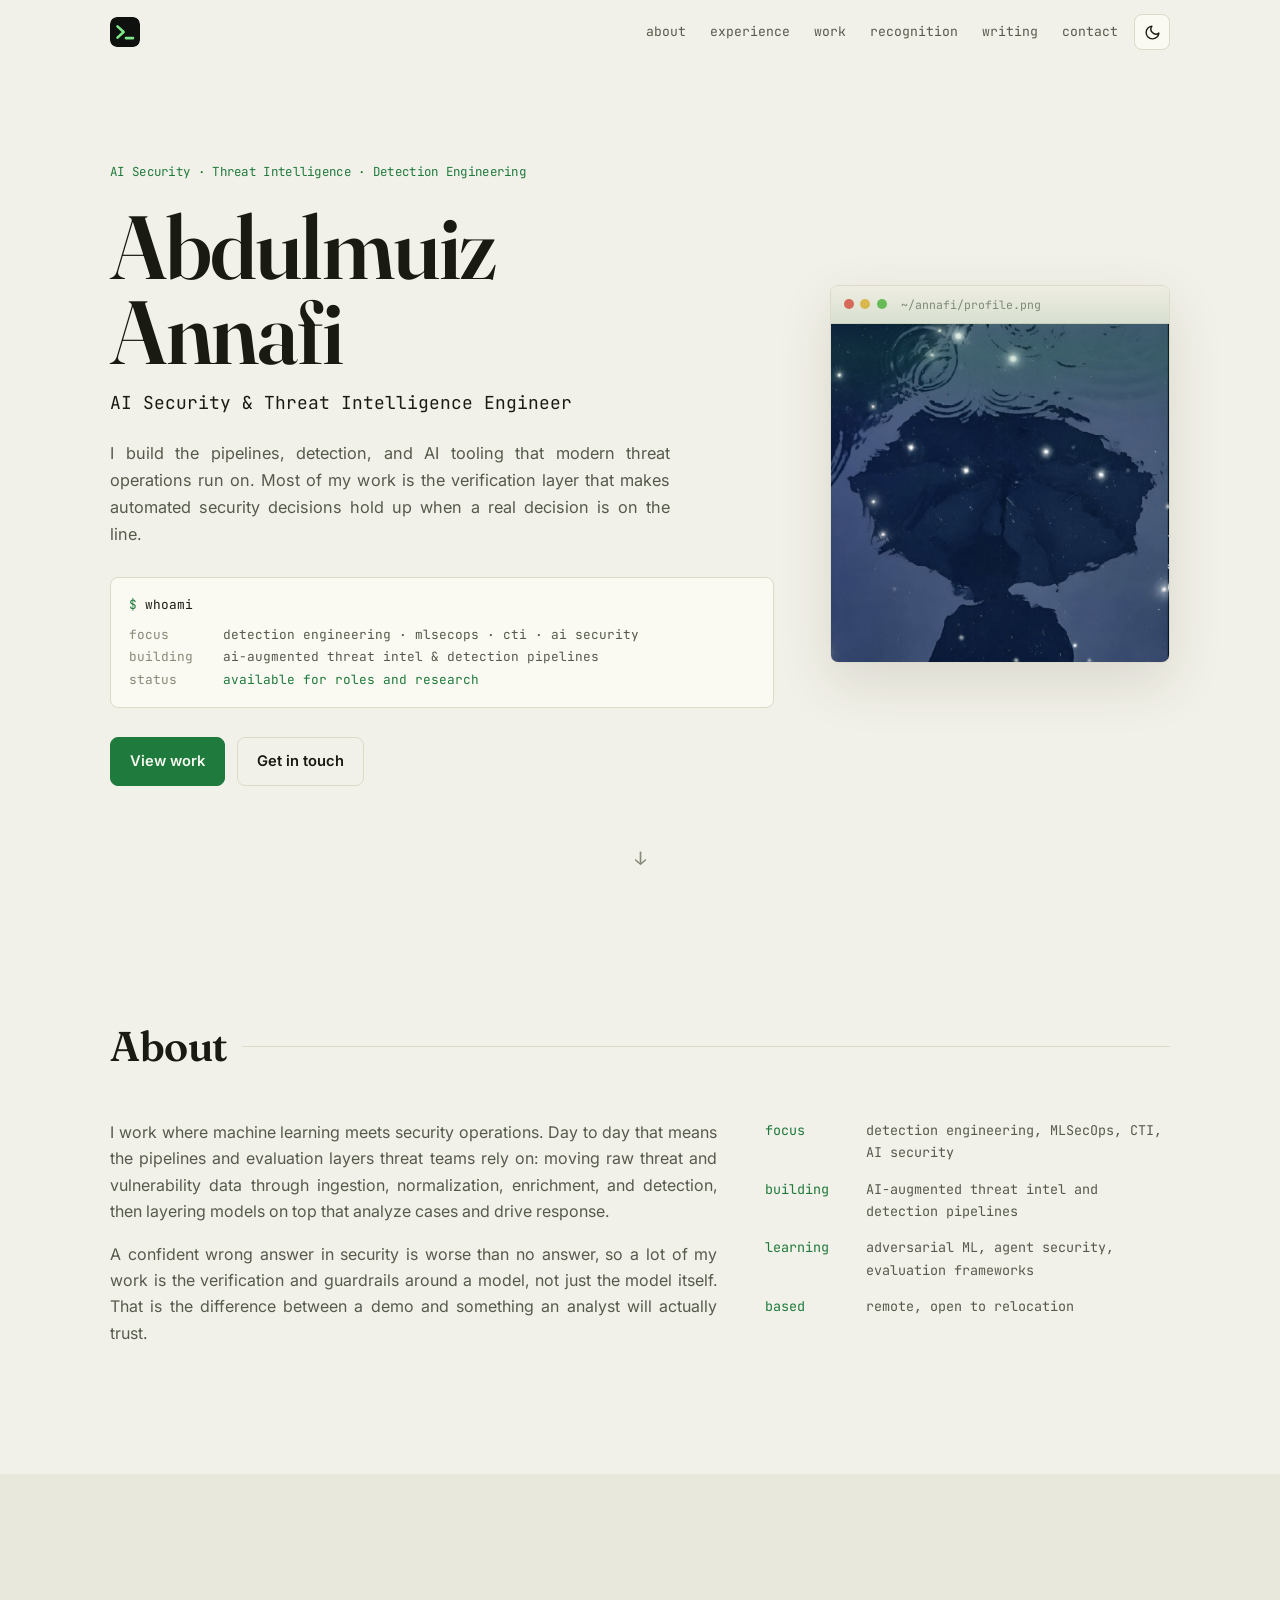
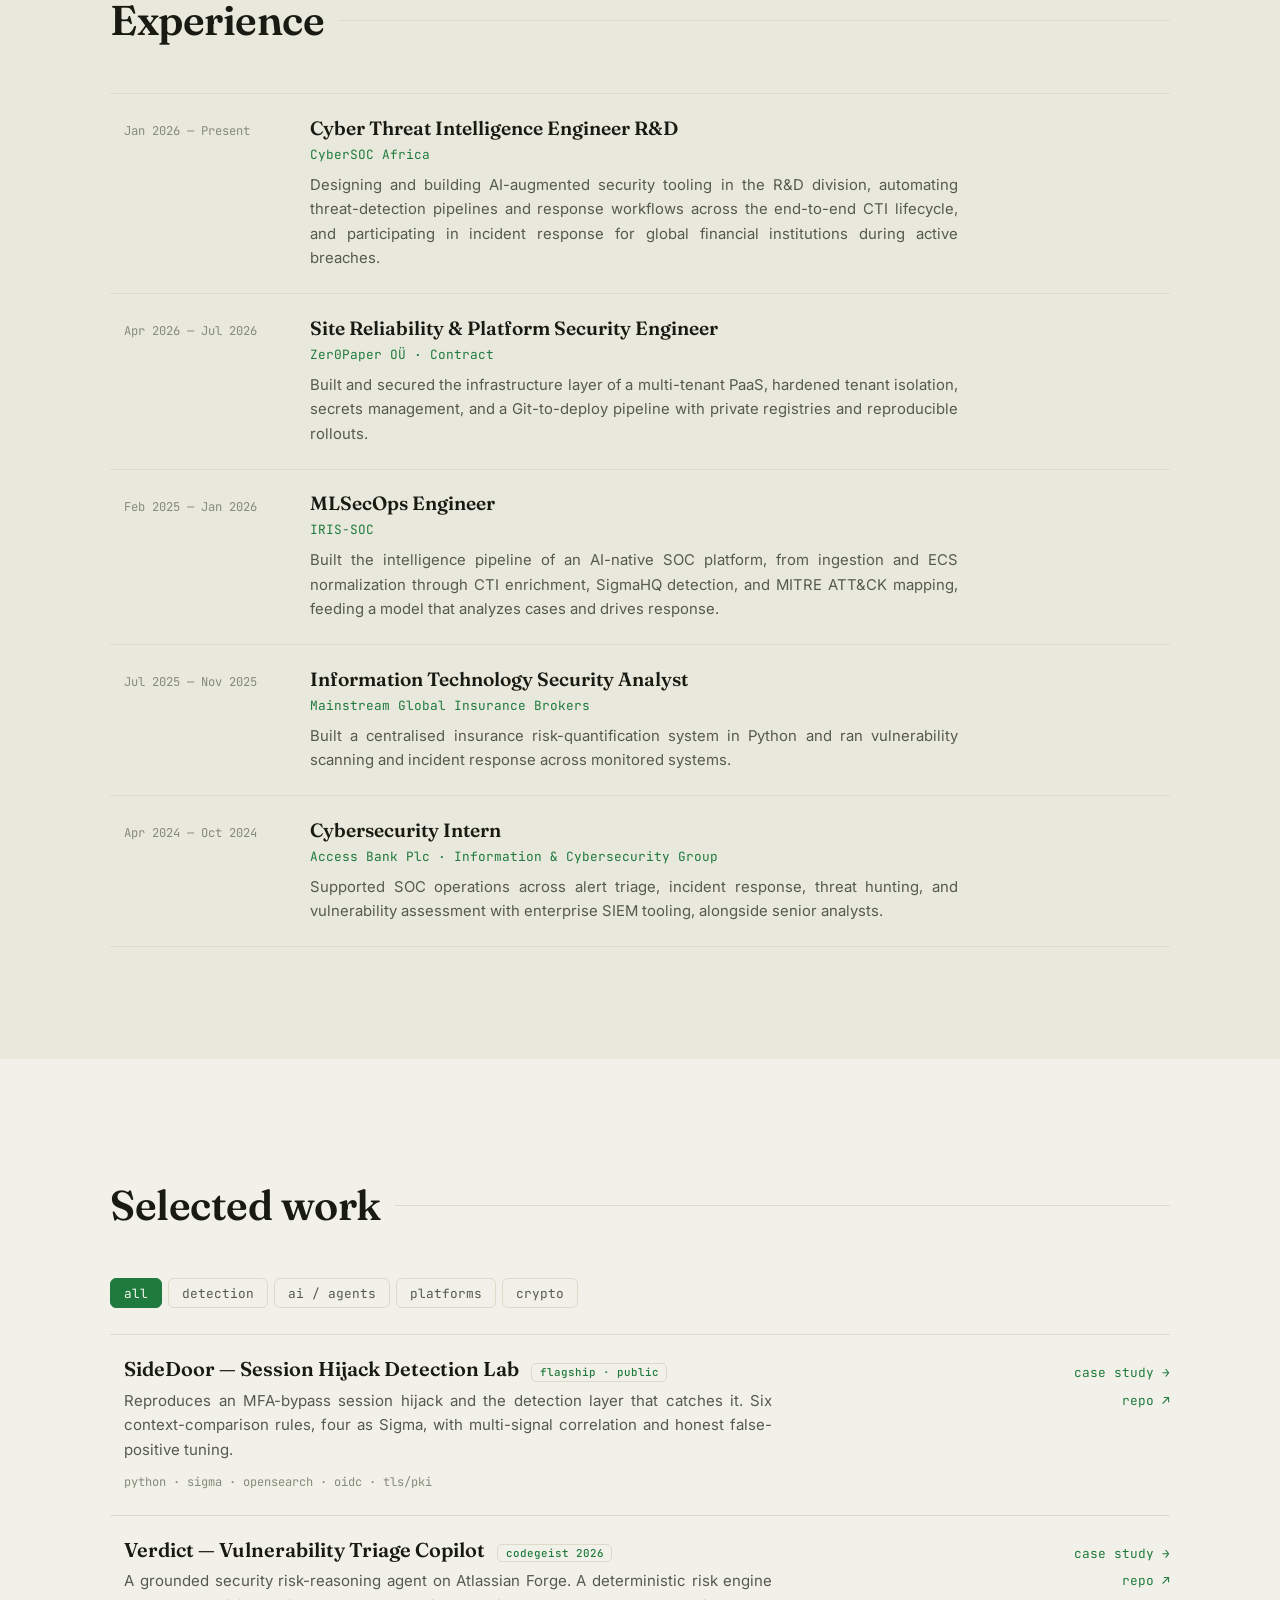
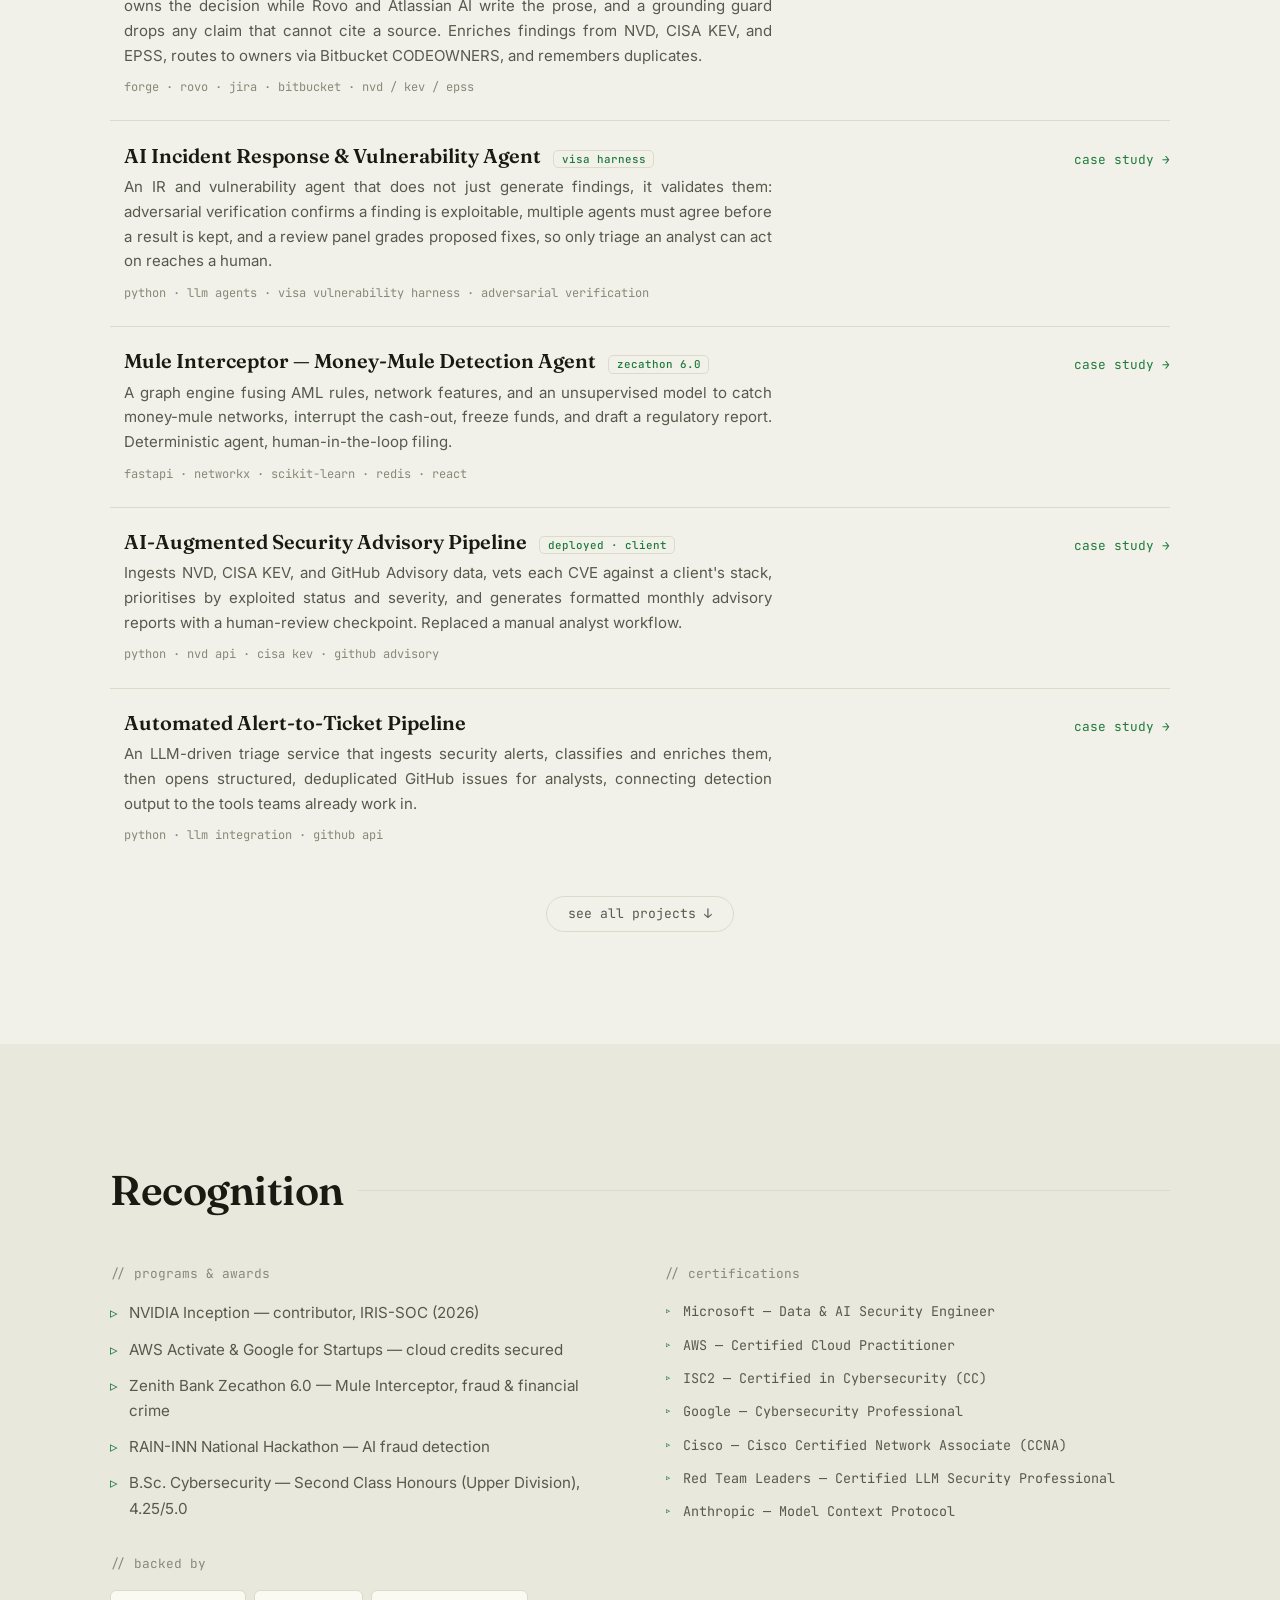
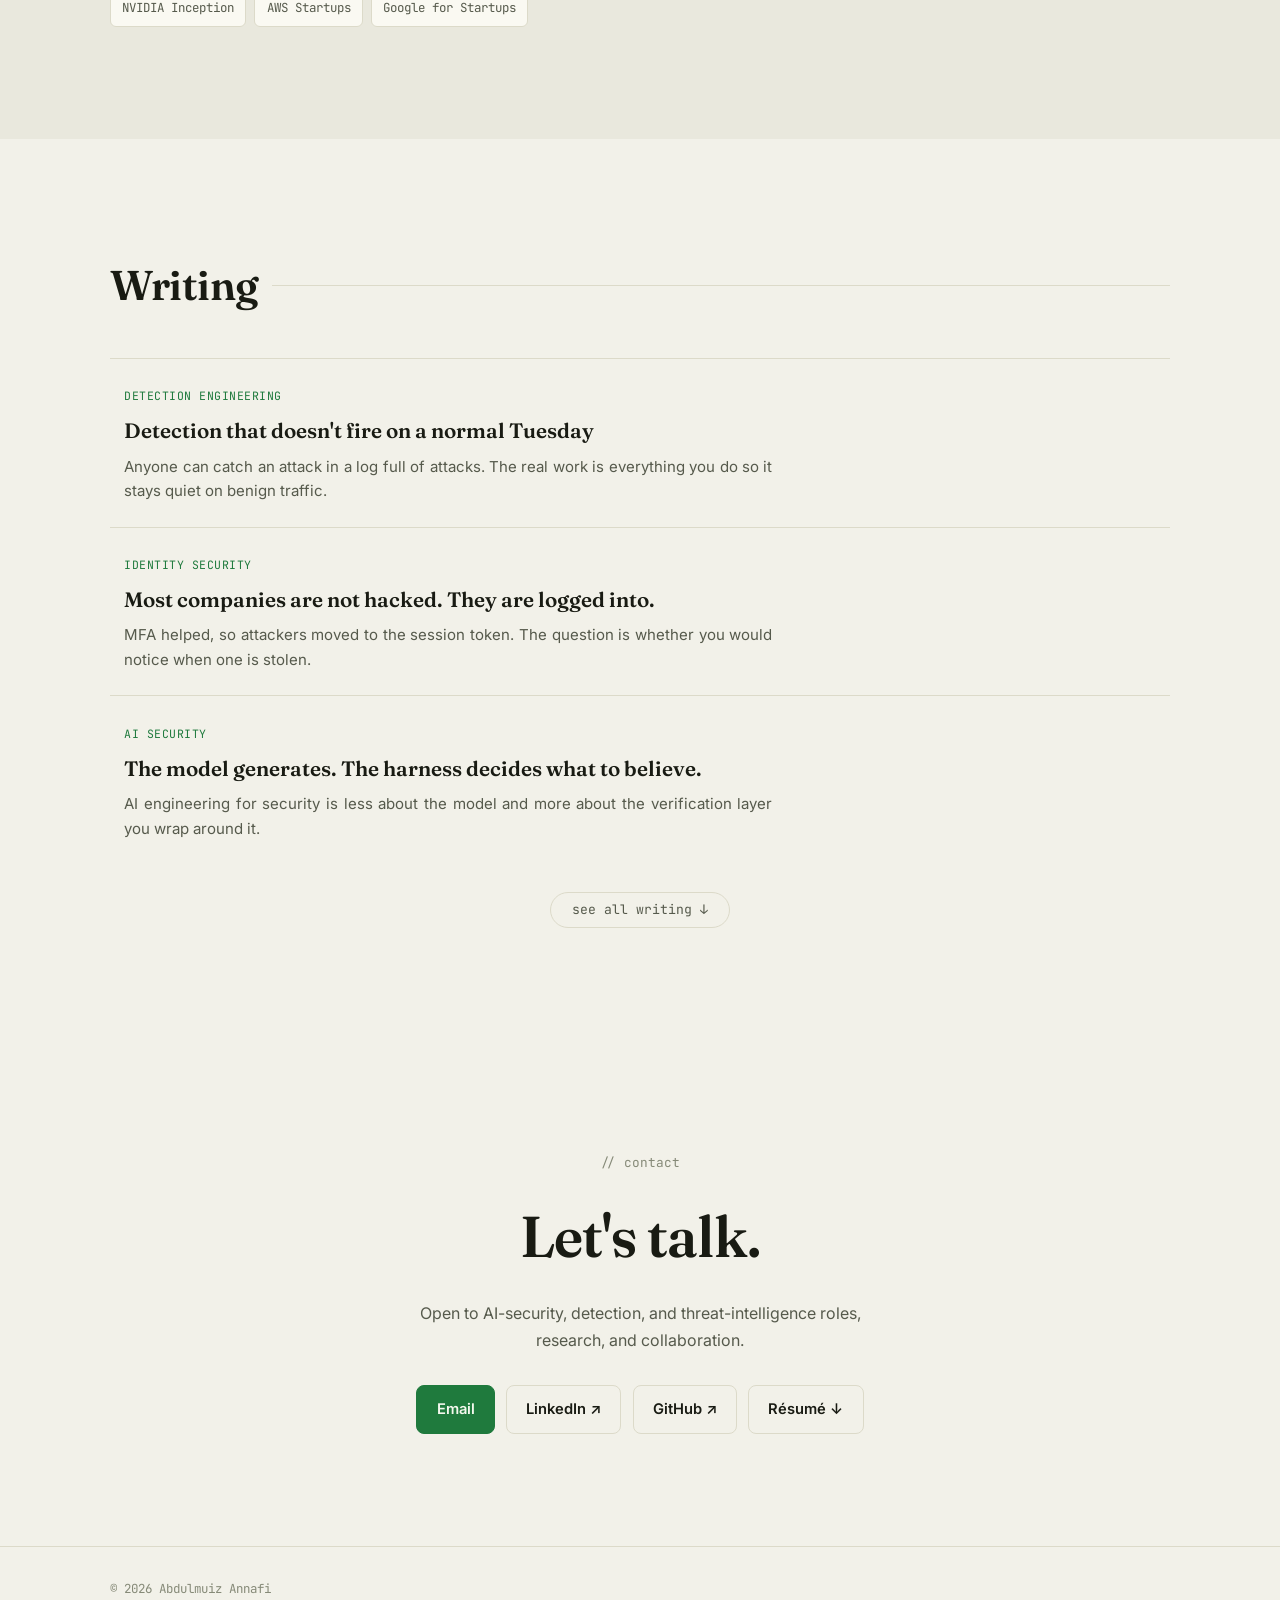
<file: index.html>
<!doctype html>
<html lang="en" data-theme="dark">
<head>
  <meta charset="utf-8" />
  <meta name="viewport" content="width=device-width, initial-scale=1" />
  <title>Abdulmuiz Annafi</title>
  <meta name="description" content="Abdulmuiz Annafi. AI Security and Threat Intelligence Engineer. I build the pipelines, detection, and AI tooling that modern threat operations run on." />
  <link rel="icon" href="favicon.svg" type="image/svg+xml" />
  <link rel="preconnect" href="https://fonts.googleapis.com" />
  <link rel="preconnect" href="https://fonts.gstatic.com" crossorigin />
  <link href="https://fonts.googleapis.com/css2?family=Fraunces:opsz,wght@9..144,400;500;600&family=Inter:wght@400;500;600&family=JetBrains+Mono:wght@400;500;600&display=swap" rel="stylesheet" />
  <link rel="stylesheet" href="css/style.css" />
</head>
<body>
  <!-- ===== NAV ===== -->
  <header class="nav" id="nav">
    <div class="nav__inner">
      <a href="#home" class="brand" aria-label="Back to top"><img src="favicon.svg" alt="Home" class="brand__ico" /></a>
      <nav class="nav__links" id="navLinks">
        <a href="#about" class="nav__link">about</a>
        <a href="#experience" class="nav__link">experience</a>
        <a href="#work" class="nav__link">work</a>
        <a href="#recognition" class="nav__link">recognition</a>
        <a href="#writing" class="nav__link">writing</a>
        <a href="#contact" class="nav__link">contact</a>
      </nav>
      <div class="nav__actions">
        <button class="icon-btn" id="themeToggle" aria-label="Toggle theme" title="Toggle theme">
          <svg class="icon-sun" viewBox="0 0 24 24" width="17" height="17" fill="none" stroke="currentColor" stroke-width="2" stroke-linecap="round"><circle cx="12" cy="12" r="4"/><path d="M12 2v2M12 20v2M4.9 4.9l1.4 1.4M17.7 17.7l1.4 1.4M2 12h2M20 12h2M4.9 19.1l1.4-1.4M17.7 6.3l1.4-1.4"/></svg>
          <svg class="icon-moon" viewBox="0 0 24 24" width="17" height="17" fill="none" stroke="currentColor" stroke-width="2" stroke-linecap="round" stroke-linejoin="round"><path d="M21 12.8A9 9 0 1 1 11.2 3a7 7 0 0 0 9.8 9.8z"/></svg>
        </button>
        <button class="icon-btn nav__burger" id="burger" aria-label="Menu" aria-expanded="false">
          <span></span><span></span><span></span>
        </button>
      </div>
    </div>
  </header>

  <main>
    <!-- ===== HERO ===== -->
    <section class="hero" id="home">
      <div class="container hero__inner">
        <div class="hero__text">
          <p class="hero__kicker">AI Security · Threat Intelligence · Detection Engineering</p>
          <h1 class="hero__name">Abdulmuiz<br/>Annafi</h1>
          <p class="hero__role">AI Security &amp; Threat Intelligence Engineer</p>
          <p class="hero__lead">
            I build the pipelines, detection, and AI tooling that modern threat operations run on. Most of my work is the
            verification layer that makes automated security decisions hold up when a real decision is on the line.
          </p>

          <div class="whoami" aria-label="summary">
            <div class="whoami__cmd"><span class="whoami__p">$</span> whoami</div>
            <div class="whoami__row"><span class="whoami__k">focus</span><span class="whoami__v">detection engineering · mlsecops · cti · ai security</span></div>
            <div class="whoami__row"><span class="whoami__k">building</span><span class="whoami__v">ai-augmented threat intel &amp; detection pipelines</span></div>
            <div class="whoami__row"><span class="whoami__k">status</span><span class="whoami__v whoami__ok">available for roles and research</span></div>
          </div>

          <div class="hero__cta">
            <a href="#work" class="btn btn--primary">View work</a>
            <a href="#contact" class="btn btn--ghost">Get in touch</a>
          </div>
        </div>

        <figure class="window">
          <div class="window__bar">
            <span class="window__dot"></span><span class="window__dot"></span><span class="window__dot"></span>
            <span class="window__name">~/annafi/profile.png</span>
          </div>
          <img src="assets/img/profile.png" alt="Abdulmuiz Annafi" />
        </figure>
      </div>
      <a href="#about" class="scrollcue" aria-label="Scroll down">↓</a>
    </section>

    <!-- ===== ABOUT ===== -->
    <section class="section" id="about">
      <div class="container">
        <header class="shead reveal"><h2 class="shead__title">About</h2></header>
        <div class="about reveal">
          <div class="about__text">
            <p>I work where machine learning meets security operations. Day to day that means the pipelines and evaluation layers threat teams rely on: moving raw threat and vulnerability data through ingestion, normalization, enrichment, and detection, then layering models on top that analyze cases and drive response.</p>
            <p>A confident wrong answer in security is worse than no answer, so a lot of my work is the verification and guardrails around a model, not just the model itself. That is the difference between a demo and something an analyst will actually trust.</p>
          </div>
          <dl class="facts">
            <div><dt>focus</dt><dd>detection engineering, MLSecOps, CTI, AI security</dd></div>
            <div><dt>building</dt><dd>AI-augmented threat intel and detection pipelines</dd></div>
            <div><dt>learning</dt><dd>adversarial ML, agent security, evaluation frameworks</dd></div>
            <div><dt>based</dt><dd>remote, open to relocation</dd></div>
          </dl>
        </div>
      </div>
    </section>

    <!-- ===== EXPERIENCE ===== -->
    <section class="section section--alt" id="experience">
      <div class="container">
        <header class="shead reveal"><h2 class="shead__title">Experience</h2></header>
        <div class="timeline">
          <div class="tl reveal">
            <div class="tl__date">Jan 2026 — Present</div>
            <div>
              <h3 class="tl__role">Cyber Threat Intelligence Engineer R&amp;D</h3>
              <p class="tl__org">CyberSOC Africa</p>
              <p class="tl__desc">Designing and building AI-augmented security tooling in the R&amp;D division, automating threat-detection pipelines and response workflows across the end-to-end CTI lifecycle, and participating in incident response for global financial institutions during active breaches.</p>
            </div>
          </div>
          <div class="tl reveal">
            <div class="tl__date">Apr 2026 — Jul 2026</div>
            <div>
              <h3 class="tl__role">Site Reliability &amp; Platform Security Engineer</h3>
              <p class="tl__org">Zer0Paper OÜ · Contract</p>
              <p class="tl__desc">Built and secured the infrastructure layer of a multi-tenant PaaS, hardened tenant isolation, secrets management, and a Git-to-deploy pipeline with private registries and reproducible rollouts.</p>
            </div>
          </div>
          <div class="tl reveal">
            <div class="tl__date">Feb 2025 — Jan 2026</div>
            <div>
              <h3 class="tl__role">MLSecOps Engineer</h3>
              <p class="tl__org">IRIS-SOC</p>
              <p class="tl__desc">Built the intelligence pipeline of an AI-native SOC platform, from ingestion and ECS normalization through CTI enrichment, SigmaHQ detection, and MITRE ATT&amp;CK mapping, feeding a model that analyzes cases and drives response.</p>
            </div>
          </div>
          <div class="tl reveal">
            <div class="tl__date">Jul 2025 — Nov 2025</div>
            <div>
              <h3 class="tl__role">Information Technology Security Analyst</h3>
              <p class="tl__org">Mainstream Global Insurance Brokers</p>
              <p class="tl__desc">Built a centralised insurance risk-quantification system in Python and ran vulnerability scanning and incident response across monitored systems.</p>
            </div>
          </div>
          <div class="tl reveal">
            <div class="tl__date">Apr 2024 — Oct 2024</div>
            <div>
              <h3 class="tl__role">Cybersecurity Intern</h3>
              <p class="tl__org">Access Bank Plc · Information &amp; Cybersecurity Group</p>
              <p class="tl__desc">Supported SOC operations across alert triage, incident response, threat hunting, and vulnerability assessment with enterprise SIEM tooling, alongside senior analysts.</p>
            </div>
          </div>
        </div>
      </div>
    </section>

    <!-- ===== WORK ===== -->
    <section class="section" id="work">
      <div class="container">
        <header class="shead reveal"><h2 class="shead__title">Selected work</h2></header>

        <div class="filters reveal" id="filters">
          <button class="filter is-active" data-filter="all">all</button>
          <button class="filter" data-filter="detection">detection</button>
          <button class="filter" data-filter="ai">ai / agents</button>
          <button class="filter" data-filter="platform">platforms</button>
          <button class="filter" data-filter="crypto">crypto</button>
        </div>

        <ol class="work collapsed" id="workList">
          <li class="row reveal" data-cat="detection">
            <div class="row__main">
              <h3 class="row__title">SideDoor — Session Hijack Detection Lab <span class="row__flag">flagship · public</span></h3>
              <p class="row__desc">Reproduces an MFA-bypass session hijack and the detection layer that catches it. Six context-comparison rules, four as Sigma, with multi-signal correlation and honest false-positive tuning.</p>
              <p class="row__stack">python · sigma · opensearch · oidc · tls/pki</p>
            </div>
            <div class="row__links">
              <a href="projects/sidedoor.html">case study →</a>
              <a href="https://github.com/Abdulmuiz635/SideDoor" target="_blank" rel="noopener">repo ↗</a>
            </div>
          </li>

          <li class="row reveal" data-cat="ai">
            <div class="row__main">
              <h3 class="row__title">Verdict — Vulnerability Triage Copilot <span class="row__flag">codegeist 2026</span></h3>
              <p class="row__desc">A grounded security risk-reasoning agent on Atlassian Forge. A deterministic risk engine owns the decision while Rovo and Atlassian AI write the prose, and a grounding guard drops any claim that cannot cite a source. Enriches findings from NVD, CISA KEV, and EPSS, routes to owners via Bitbucket CODEOWNERS, and remembers duplicates.</p>
              <p class="row__stack">forge · rovo · jira · bitbucket · nvd / kev / epss</p>
            </div>
            <div class="row__links">
              <a href="projects/verdict.html">case study →</a>
              <a href="https://github.com/Abdulmuiz635/verdict-triage-copilot" target="_blank" rel="noopener">repo ↗</a>
            </div>
          </li>

          <li class="row reveal" data-cat="ai">
            <div class="row__main">
              <h3 class="row__title">AI Incident Response &amp; Vulnerability Agent <span class="row__flag">visa harness</span></h3>
              <p class="row__desc">An IR and vulnerability agent that does not just generate findings, it validates them: adversarial verification confirms a finding is exploitable, multiple agents must agree before a result is kept, and a review panel grades proposed fixes, so only triage an analyst can act on reaches a human.</p>
              <p class="row__stack">python · llm agents · visa vulnerability harness · adversarial verification</p>
            </div>
            <div class="row__links"><a href="projects/ir-agent.html">case study →</a></div>
          </li>

          <li class="row reveal" data-cat="ai">
            <div class="row__main">
              <h3 class="row__title">Mule Interceptor — Money-Mule Detection Agent <span class="row__flag">zecathon 6.0</span></h3>
              <p class="row__desc">A graph engine fusing AML rules, network features, and an unsupervised model to catch money-mule networks, interrupt the cash-out, freeze funds, and draft a regulatory report. Deterministic agent, human-in-the-loop filing.</p>
              <p class="row__stack">fastapi · networkx · scikit-learn · redis · react</p>
            </div>
            <div class="row__links"><a href="projects/mule-interceptor.html">case study →</a></div>
          </li>

          <li class="row reveal" data-cat="ai">
            <div class="row__main">
              <h3 class="row__title">AI-Augmented Security Advisory Pipeline <span class="row__flag">deployed · client</span></h3>
              <p class="row__desc">Ingests NVD, CISA KEV, and GitHub Advisory data, vets each CVE against a client's stack, prioritises by exploited status and severity, and generates formatted monthly advisory reports with a human-review checkpoint. Replaced a manual analyst workflow.</p>
              <p class="row__stack">python · nvd api · cisa kev · github advisory</p>
            </div>
            <div class="row__links"><a href="projects/advisory-pipeline.html">case study →</a></div>
          </li>

          <li class="row reveal" data-cat="ai">
            <div class="row__main">
              <h3 class="row__title">Automated Alert-to-Ticket Pipeline</h3>
              <p class="row__desc">An LLM-driven triage service that ingests security alerts, classifies and enriches them, then opens structured, deduplicated GitHub issues for analysts, connecting detection output to the tools teams already work in.</p>
              <p class="row__stack">python · llm integration · github api</p>
            </div>
            <div class="row__links"><a href="projects/alert-to-ticket.html">case study →</a></div>
          </li>

          <li class="row reveal is-extra" data-cat="platform">
            <div class="row__main">
              <h3 class="row__title">External Attack Surface Management</h3>
              <p class="row__desc">Continuously discovers an organisation's external footprint and correlates it against live NVD and CISA KEV feeds to surface prioritised, exploitable vulnerabilities through an analytics dashboard.</p>
              <p class="row__stack">react · fastapi · python · nvd / kev</p>
            </div>
            <div class="row__links"><a href="projects/easm.html">case study →</a></div>
          </li>

          <li class="row reveal is-extra" data-cat="ai">
            <div class="row__main">
              <h3 class="row__title">Cyber Risk Quantification Platform</h3>
              <p class="row__desc">An actuarial Monte Carlo simulator using Poisson-Gamma compound distributions to model cyber loss frequency and severity, turning raw threat data into financial risk scores and pricing.</p>
              <p class="row__stack">python · monte carlo · fastapi</p>
            </div>
            <div class="row__links"><a href="projects/cyber-risk.html">case study →</a></div>
          </li>

          <li class="row reveal is-extra" data-cat="detection">
            <div class="row__main">
              <h3 class="row__title">Email Impersonation Detection Tool</h3>
              <p class="row__desc">Generates email-address variants through systematic name-mangling, then validates each via DNS/MX resolution and SMTP probing to expose live impersonation infrastructure, with real-time alerting.</p>
              <p class="row__stack">fastapi · python · osint · dns / smtp probing · websockets</p>
            </div>
            <div class="row__links"><a href="projects/email-impersonation.html">case study →</a></div>
          </li>

          <li class="row reveal is-extra" data-cat="crypto">
            <div class="row__main">
              <h3 class="row__title">Ephemeral Encrypted Messaging</h3>
              <p class="row__desc">A real-time end-to-end encrypted messaging system using X25519 for key exchange with forward secrecy, HKDF for key derivation, and AES-GCM for authenticated encryption.</p>
              <p class="row__stack">x25519 · hkdf · aes-gcm · python</p>
            </div>
            <div class="row__links"><a href="projects/ephemeral-messaging.html">case study →</a></div>
          </li>
        </ol>
        <div class="more"><button class="more__btn" id="workMore" aria-expanded="false">see all projects ↓</button></div>
      </div>
    </section>

    <!-- ===== RECOGNITION ===== -->
    <section class="section section--alt" id="recognition">
      <div class="container">
        <header class="shead reveal"><h2 class="shead__title">Recognition</h2></header>
        <div class="rec reveal">
          <div>
            <p class="rec__label">// programs &amp; awards</p>
            <ul class="rec__list">
              <li>NVIDIA Inception — contributor, IRIS-SOC (2026)</li>
              <li>AWS Activate &amp; Google for Startups — cloud credits secured</li>
              <li>Zenith Bank Zecathon 6.0 — Mule Interceptor, fraud &amp; financial crime</li>
              <li>RAIN-INN National Hackathon — AI fraud detection</li>
              <li>B.Sc. Cybersecurity — Second Class Honours (Upper Division), 4.25/5.0</li>
            </ul>
            <p class="rec__label rec__label--sp">// backed by</p>
            <div class="logos">
              <span class="logo-chip">NVIDIA Inception</span>
              <span class="logo-chip">AWS Startups</span>
              <span class="logo-chip">Google for Startups</span>
            </div>
          </div>
          <div>
            <p class="rec__label">// certifications</p>
            <ul class="rec__list rec__list--cert">
              <li>Microsoft — Data &amp; AI Security Engineer</li>
              <li>AWS — Certified Cloud Practitioner</li>
              <li>ISC2 — Certified in Cybersecurity (CC)</li>
              <li>Google — Cybersecurity Professional</li>
              <li>Cisco — Cisco Certified Network Associate (CCNA)</li>
              <li>Red Team Leaders — Certified LLM Security Professional</li>
              <li>Anthropic — Model Context Protocol</li>
            </ul>
          </div>
        </div>
      </div>
    </section>

    <!-- ===== WRITING ===== -->
    <section class="section" id="writing">
      <div class="container">
        <header class="shead reveal"><h2 class="shead__title">Writing</h2></header>
        <div class="entries collapsed" id="entriesList">
          <a class="entry reveal" href="https://linkedin.com/in/annafiabdulmuiz" target="_blank" rel="noopener">
            <span class="entry__kind">detection engineering</span>
            <h3 class="entry__title">Detection that doesn't fire on a normal Tuesday</h3>
            <p class="entry__excerpt">Anyone can catch an attack in a log full of attacks. The real work is everything you do so it stays quiet on benign traffic.</p>
          </a>
          <a class="entry reveal" href="https://linkedin.com/in/annafiabdulmuiz" target="_blank" rel="noopener">
            <span class="entry__kind">identity security</span>
            <h3 class="entry__title">Most companies are not hacked. They are logged into.</h3>
            <p class="entry__excerpt">MFA helped, so attackers moved to the session token. The question is whether you would notice when one is stolen.</p>
          </a>
          <a class="entry reveal" href="https://linkedin.com/in/annafiabdulmuiz" target="_blank" rel="noopener">
            <span class="entry__kind">ai security</span>
            <h3 class="entry__title">The model generates. The harness decides what to believe.</h3>
            <p class="entry__excerpt">AI engineering for security is less about the model and more about the verification layer you wrap around it.</p>
          </a>
          <a class="entry reveal is-extra" href="https://linkedin.com/in/annafiabdulmuiz" target="_blank" rel="noopener">
            <span class="entry__kind">ai security</span>
            <h3 class="entry__title">Giving an LLM tools is giving it an attack surface</h3>
            <p class="entry__excerpt">The moment a model can act, every tool you connect becomes another door someone can try to walk through.</p>
          </a>
          <a class="entry reveal is-extra" href="https://linkedin.com/in/annafiabdulmuiz" target="_blank" rel="noopener">
            <span class="entry__kind">agent security</span>
            <h3 class="entry__title">Anyone can give an agent tools</h3>
            <p class="entry__excerpt">The real work is deciding what an agent is allowed to touch, and being able to explain it afterwards.</p>
          </a>
          <a class="entry reveal is-extra" href="https://linkedin.com/in/annafiabdulmuiz" target="_blank" rel="noopener">
            <span class="entry__kind">ai safety</span>
            <h3 class="entry__title">A fully safe model is a limited one</h3>
            <p class="entry__excerpt">Safety and capability pull against each other. Maybe that is the part we need to stop pretending about.</p>
          </a>
        </div>
        <div class="more"><button class="more__btn" id="writingMore" aria-expanded="false">see all writing ↓</button></div>
      </div>
    </section>

    <!-- ===== CONTACT ===== -->
    <section class="section" id="contact">
      <div class="container contact reveal">
        <p class="rec__label">// contact</p>
        <h2 class="contact__title">Let's talk.</h2>
        <p class="contact__lead">Open to AI-security, detection, and threat-intelligence roles, research, and collaboration.</p>
        <div class="contact__links">
          <a class="btn btn--primary" href="mailto:oladipupoabdulmuiz@gmail.com">Email</a>
          <a class="btn btn--ghost" href="https://linkedin.com/in/annafiabdulmuiz" target="_blank" rel="noopener">LinkedIn ↗</a>
          <a class="btn btn--ghost" href="https://github.com/Abdulmuiz635" target="_blank" rel="noopener">GitHub ↗</a>
          <a class="btn btn--ghost" href="assets/Abdulmuiz-Annafi-Resume.pdf">Résumé ↓</a>
        </div>
      </div>
    </section>
  </main>

  <footer class="footer">
    <div class="container footer__inner">
      <span>© <span id="year"></span> Abdulmuiz Annafi</span>
    </div>
  </footer>

  <script src="js/main.js"></script>
</body>
</html>
</file>
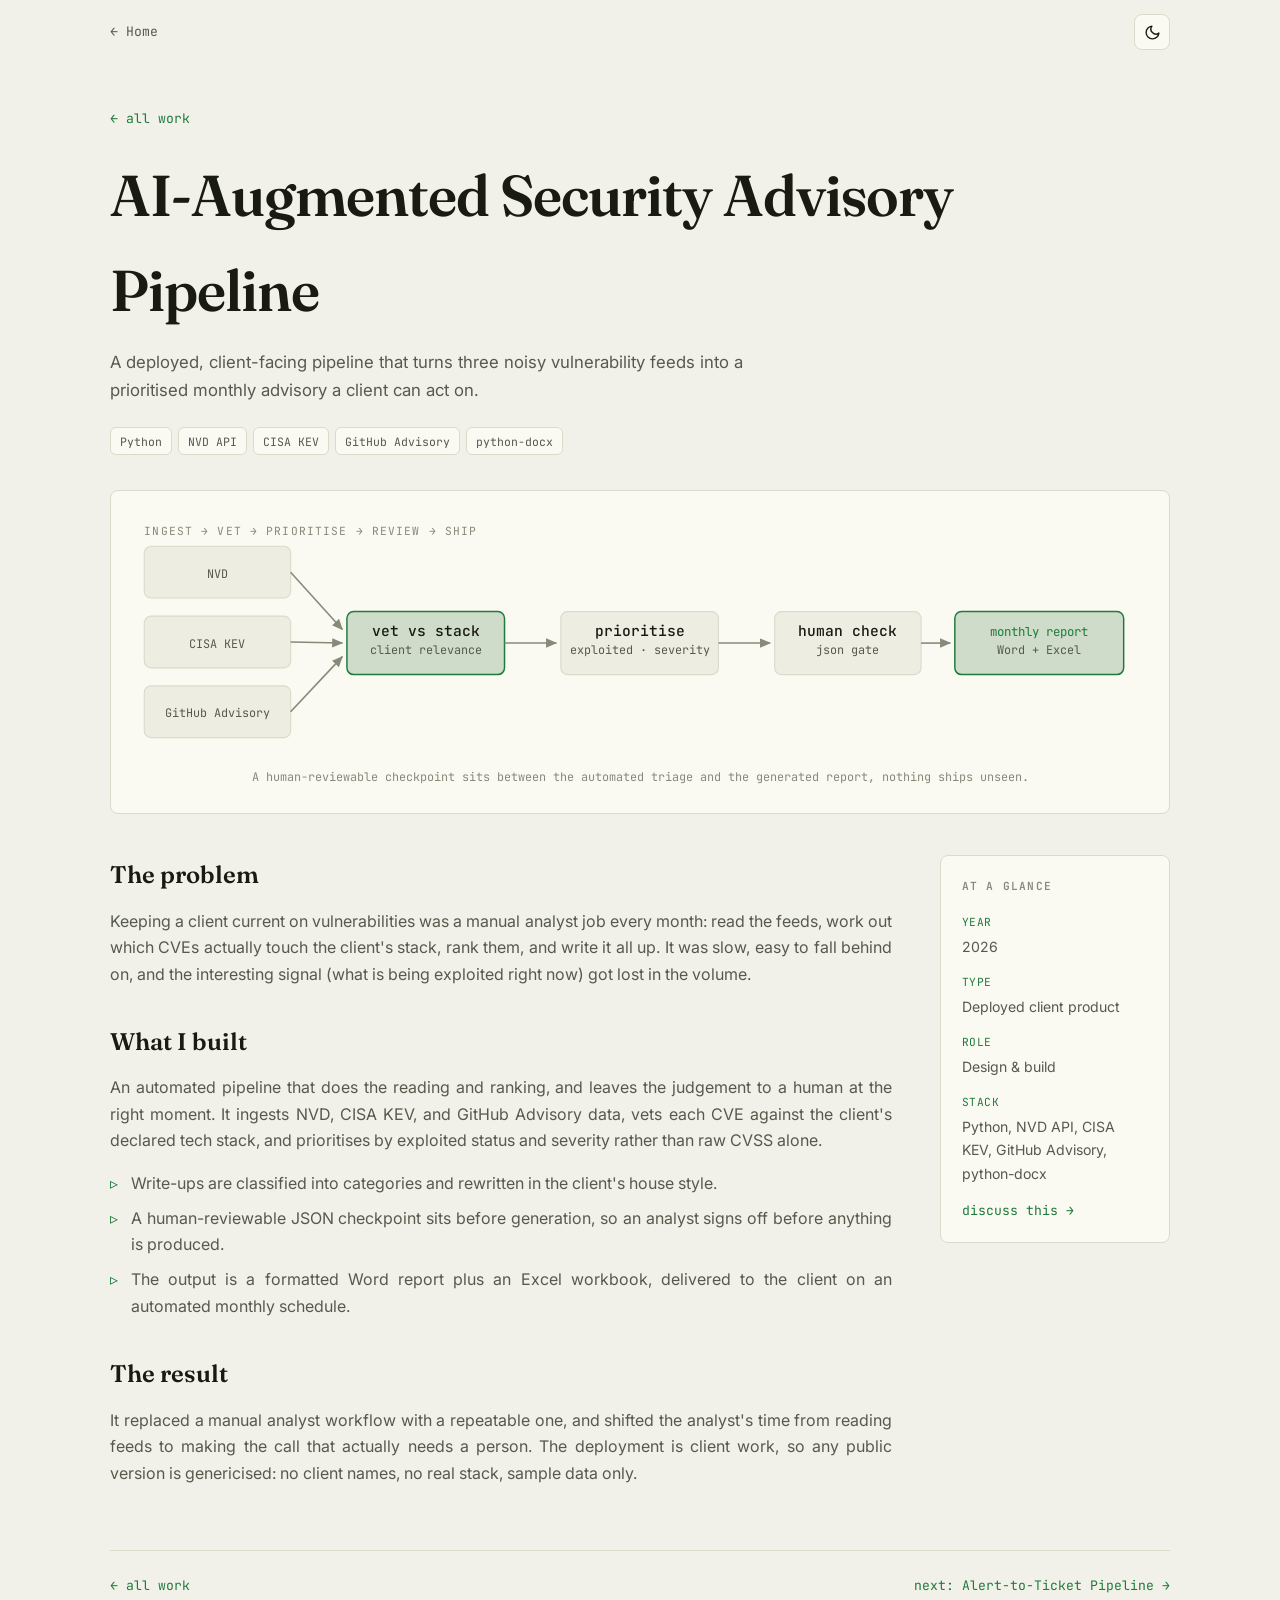
<file: projects/advisory-pipeline.html>
<!doctype html>
<html lang="en" data-theme="dark">
<head>
  <meta charset="utf-8" />
  <meta name="viewport" content="width=device-width, initial-scale=1" />
  <title>AI-Augmented Security Advisory Pipeline — Case Study · Abdulmuiz Annafi</title>
  <meta name="description" content="A deployed, client-facing pipeline that turns raw vulnerability feeds into a prioritised monthly advisory report." />
  <link rel="icon" href="../favicon.svg" type="image/svg+xml" />
  <link rel="preconnect" href="https://fonts.googleapis.com" />
  <link rel="preconnect" href="https://fonts.gstatic.com" crossorigin />
  <link href="https://fonts.googleapis.com/css2?family=Fraunces:opsz,wght@9..144,400;500;600&family=Inter:wght@400;500;600&family=JetBrains+Mono:wght@400;500;600&display=swap" rel="stylesheet" />
  <link rel="stylesheet" href="../css/style.css" />
</head>
<body>
  <header class="nav is-stuck" id="nav">
    <div class="nav__inner">
      <a href="../index.html" class="nav__home" aria-label="Home">← Home</a>
      <div class="nav__actions" style="margin-left:auto">
        <button class="icon-btn" id="themeToggle" aria-label="Toggle theme">
          <svg class="icon-sun" viewBox="0 0 24 24" width="17" height="17" fill="none" stroke="currentColor" stroke-width="2" stroke-linecap="round"><circle cx="12" cy="12" r="4"/><path d="M12 2v2M12 20v2M4.9 4.9l1.4 1.4M17.7 17.7l1.4 1.4M2 12h2M20 12h2M4.9 19.1l1.4-1.4M17.7 6.3l1.4-1.4"/></svg>
          <svg class="icon-moon" viewBox="0 0 24 24" width="17" height="17" fill="none" stroke="currentColor" stroke-width="2" stroke-linecap="round" stroke-linejoin="round"><path d="M21 12.8A9 9 0 1 1 11.2 3a7 7 0 0 0 9.8 9.8z"/></svg>
        </button>
      </div>
    </div>
  </header>

  <main class="container case">
    <a href="../index.html#work" class="case__back">← all work</a>
    <h1 class="case__title">AI-Augmented Security Advisory Pipeline</h1>
    <p class="case__sub">A deployed, client-facing pipeline that turns three noisy vulnerability feeds into a prioritised monthly advisory a client can act on.</p>
    <div class="case__meta chips"><span>Python</span><span>NVD API</span><span>CISA KEV</span><span>GitHub Advisory</span><span>python-docx</span></div>

    <figure class="diagram">
      <svg viewBox="0 0 900 210" role="img" aria-label="Advisory pipeline flow">
        <defs><marker id="ar" markerWidth="9" markerHeight="9" refX="6.5" refY="3" orient="auto"><path d="M0,0 L7,3 L0,6 Z" class="dg-arrow"/></marker></defs>
        <text x="10" y="16" class="dg-note">INGEST → VET → PRIORITISE → REVIEW → SHIP</text>
        <rect class="dg-box" x="10" y="26" width="130" height="46" rx="6"/>
        <text x="75" y="54" text-anchor="middle" class="dg-sub">NVD</text>
        <rect class="dg-box" x="10" y="88" width="130" height="46" rx="6"/>
        <text x="75" y="116" text-anchor="middle" class="dg-sub">CISA KEV</text>
        <rect class="dg-box" x="10" y="150" width="130" height="46" rx="6"/>
        <text x="75" y="178" text-anchor="middle" class="dg-sub">GitHub Advisory</text>
        <rect class="dg-box--a" x="190" y="84" width="140" height="56" rx="6"/>
        <text x="260" y="106" text-anchor="middle" class="dg-label">vet vs stack</text>
        <text x="260" y="122" text-anchor="middle" class="dg-sub">client relevance</text>
        <rect class="dg-box" x="380" y="84" width="140" height="56" rx="6"/>
        <text x="450" y="106" text-anchor="middle" class="dg-label">prioritise</text>
        <text x="450" y="122" text-anchor="middle" class="dg-sub">exploited · severity</text>
        <rect class="dg-box" x="570" y="84" width="130" height="56" rx="6"/>
        <text x="635" y="106" text-anchor="middle" class="dg-label">human check</text>
        <text x="635" y="122" text-anchor="middle" class="dg-sub">json gate</text>
        <rect class="dg-box--a" x="730" y="84" width="150" height="56" rx="6"/>
        <text x="805" y="106" text-anchor="middle" class="dg-acc">monthly report</text>
        <text x="805" y="122" text-anchor="middle" class="dg-sub">Word + Excel</text>
        <line class="dg-edge" x1="140" y1="49" x2="186" y2="100" marker-end="url(#ar)"/>
        <line class="dg-edge" x1="140" y1="111" x2="186" y2="112" marker-end="url(#ar)"/>
        <line class="dg-edge" x1="140" y1="173" x2="186" y2="124" marker-end="url(#ar)"/>
        <line class="dg-edge" x1="330" y1="112" x2="376" y2="112" marker-end="url(#ar)"/>
        <line class="dg-edge" x1="520" y1="112" x2="566" y2="112" marker-end="url(#ar)"/>
        <line class="dg-edge" x1="700" y1="112" x2="726" y2="112" marker-end="url(#ar)"/>
      </svg>
      <figcaption class="diagram__cap">A human-reviewable checkpoint sits between the automated triage and the generated report, nothing ships unseen.</figcaption>
    </figure>

    <div class="case__grid">
      <div class="case__body">
        <h2>The problem</h2>
        <p>Keeping a client current on vulnerabilities was a manual analyst job every month: read the feeds, work out which CVEs actually touch the client's stack, rank them, and write it all up. It was slow, easy to fall behind on, and the interesting signal (what is being exploited right now) got lost in the volume.</p>

        <h2>What I built</h2>
        <p>An automated pipeline that does the reading and ranking, and leaves the judgement to a human at the right moment. It ingests NVD, CISA KEV, and GitHub Advisory data, vets each CVE against the client's declared tech stack, and prioritises by exploited status and severity rather than raw CVSS alone.</p>
        <ul>
          <li>Write-ups are classified into categories and rewritten in the client's house style.</li>
          <li>A human-reviewable JSON checkpoint sits before generation, so an analyst signs off before anything is produced.</li>
          <li>The output is a formatted Word report plus an Excel workbook, delivered to the client on an automated monthly schedule.</li>
        </ul>

        <h2>The result</h2>
        <p>It replaced a manual analyst workflow with a repeatable one, and shifted the analyst's time from reading feeds to making the call that actually needs a person. The deployment is client work, so any public version is genericised: no client names, no real stack, sample data only.</p>
      </div>

      <aside class="aside">
        <h3>At a glance</h3>
        <dl>
          <div><dt>Year</dt><dd>2026</dd></div>
          <div><dt>Type</dt><dd>Deployed client product</dd></div>
          <div><dt>Role</dt><dd>Design &amp; build</dd></div>
          <div><dt>Stack</dt><dd>Python, NVD API, CISA KEV, GitHub Advisory, python-docx</dd></div>
        </dl>
        <div class="aside__links">
          <a href="mailto:oladipupoabdulmuiz@gmail.com?subject=Security%20Advisory%20Pipeline">discuss this →</a>
        </div>
      </aside>
    </div>

    <div class="case__foot">
      <a href="../index.html#work">← all work</a>
      <a href="alert-to-ticket.html">next: Alert-to-Ticket Pipeline →</a>
    </div>
  </main>

  <script src="../js/main.js"></script>
</body>
</html>
</file>
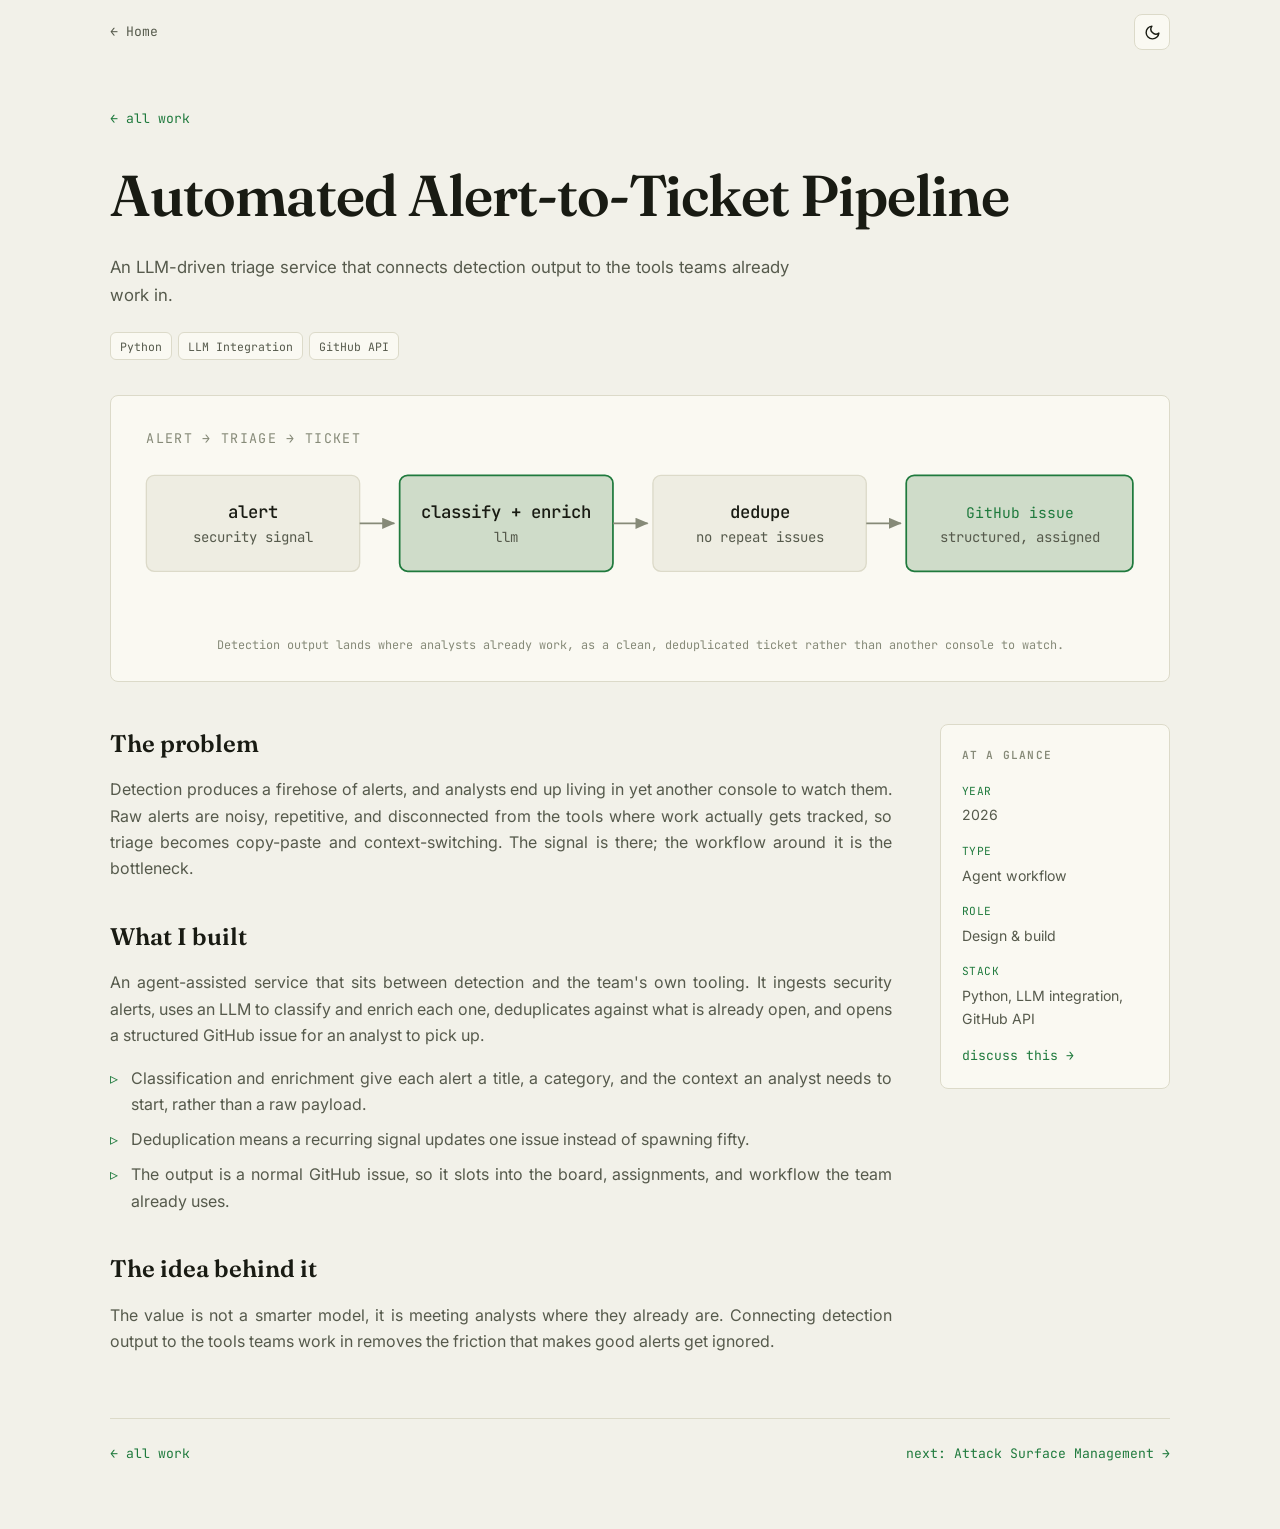
<file: projects/alert-to-ticket.html>
<!doctype html>
<html lang="en" data-theme="dark">
<head>
  <meta charset="utf-8" />
  <meta name="viewport" content="width=device-width, initial-scale=1" />
  <title>Automated Alert-to-Ticket Pipeline — Case Study · Abdulmuiz Annafi</title>
  <meta name="description" content="An LLM-driven triage service that turns raw security alerts into structured, deduplicated GitHub issues for analysts." />
  <link rel="icon" href="../favicon.svg" type="image/svg+xml" />
  <link rel="preconnect" href="https://fonts.googleapis.com" />
  <link rel="preconnect" href="https://fonts.gstatic.com" crossorigin />
  <link href="https://fonts.googleapis.com/css2?family=Fraunces:opsz,wght@9..144,400;500;600&family=Inter:wght@400;500;600&family=JetBrains+Mono:wght@400;500;600&display=swap" rel="stylesheet" />
  <link rel="stylesheet" href="../css/style.css" />
</head>
<body>
  <header class="nav is-stuck" id="nav">
    <div class="nav__inner">
      <a href="../index.html" class="nav__home" aria-label="Home">← Home</a>
      <div class="nav__actions" style="margin-left:auto">
        <button class="icon-btn" id="themeToggle" aria-label="Toggle theme">
          <svg class="icon-sun" viewBox="0 0 24 24" width="17" height="17" fill="none" stroke="currentColor" stroke-width="2" stroke-linecap="round"><circle cx="12" cy="12" r="4"/><path d="M12 2v2M12 20v2M4.9 4.9l1.4 1.4M17.7 17.7l1.4 1.4M2 12h2M20 12h2M4.9 19.1l1.4-1.4M17.7 6.3l1.4-1.4"/></svg>
          <svg class="icon-moon" viewBox="0 0 24 24" width="17" height="17" fill="none" stroke="currentColor" stroke-width="2" stroke-linecap="round" stroke-linejoin="round"><path d="M21 12.8A9 9 0 1 1 11.2 3a7 7 0 0 0 9.8 9.8z"/></svg>
        </button>
      </div>
    </div>
  </header>

  <main class="container case">
    <a href="../index.html#work" class="case__back">← all work</a>
    <h1 class="case__title">Automated Alert-to-Ticket Pipeline</h1>
    <p class="case__sub">An LLM-driven triage service that connects detection output to the tools teams already work in.</p>
    <div class="case__meta chips"><span>Python</span><span>LLM Integration</span><span>GitHub API</span></div>

    <figure class="diagram">
      <svg viewBox="0 0 760 150" role="img" aria-label="Alert to ticket flow">
        <defs><marker id="ar" markerWidth="9" markerHeight="9" refX="6.5" refY="3" orient="auto"><path d="M0,0 L7,3 L0,6 Z" class="dg-arrow"/></marker></defs>
        <text x="10" y="16" class="dg-note">ALERT → TRIAGE → TICKET</text>
        <rect class="dg-box" x="10" y="40" width="160" height="72" rx="6"/>
        <text x="90" y="72" text-anchor="middle" class="dg-label">alert</text>
        <text x="90" y="90" text-anchor="middle" class="dg-sub">security signal</text>
        <rect class="dg-box--a" x="200" y="40" width="160" height="72" rx="6"/>
        <text x="280" y="72" text-anchor="middle" class="dg-label">classify + enrich</text>
        <text x="280" y="90" text-anchor="middle" class="dg-sub">llm</text>
        <rect class="dg-box" x="390" y="40" width="160" height="72" rx="6"/>
        <text x="470" y="72" text-anchor="middle" class="dg-label">dedupe</text>
        <text x="470" y="90" text-anchor="middle" class="dg-sub">no repeat issues</text>
        <rect class="dg-box--a" x="580" y="40" width="170" height="72" rx="6"/>
        <text x="665" y="72" text-anchor="middle" class="dg-acc">GitHub issue</text>
        <text x="665" y="90" text-anchor="middle" class="dg-sub">structured, assigned</text>
        <line class="dg-edge" x1="170" y1="76" x2="196" y2="76" marker-end="url(#ar)"/>
        <line class="dg-edge" x1="360" y1="76" x2="386" y2="76" marker-end="url(#ar)"/>
        <line class="dg-edge" x1="550" y1="76" x2="576" y2="76" marker-end="url(#ar)"/>
      </svg>
      <figcaption class="diagram__cap">Detection output lands where analysts already work, as a clean, deduplicated ticket rather than another console to watch.</figcaption>
    </figure>

    <div class="case__grid">
      <div class="case__body">
        <h2>The problem</h2>
        <p>Detection produces a firehose of alerts, and analysts end up living in yet another console to watch them. Raw alerts are noisy, repetitive, and disconnected from the tools where work actually gets tracked, so triage becomes copy-paste and context-switching. The signal is there; the workflow around it is the bottleneck.</p>

        <h2>What I built</h2>
        <p>An agent-assisted service that sits between detection and the team's own tooling. It ingests security alerts, uses an LLM to classify and enrich each one, deduplicates against what is already open, and opens a structured GitHub issue for an analyst to pick up.</p>
        <ul>
          <li>Classification and enrichment give each alert a title, a category, and the context an analyst needs to start, rather than a raw payload.</li>
          <li>Deduplication means a recurring signal updates one issue instead of spawning fifty.</li>
          <li>The output is a normal GitHub issue, so it slots into the board, assignments, and workflow the team already uses.</li>
        </ul>

        <h2>The idea behind it</h2>
        <p>The value is not a smarter model, it is meeting analysts where they already are. Connecting detection output to the tools teams work in removes the friction that makes good alerts get ignored.</p>
      </div>

      <aside class="aside">
        <h3>At a glance</h3>
        <dl>
          <div><dt>Year</dt><dd>2026</dd></div>
          <div><dt>Type</dt><dd>Agent workflow</dd></div>
          <div><dt>Role</dt><dd>Design &amp; build</dd></div>
          <div><dt>Stack</dt><dd>Python, LLM integration, GitHub API</dd></div>
        </dl>
        <div class="aside__links">
          <a href="mailto:oladipupoabdulmuiz@gmail.com?subject=Alert-to-Ticket%20Pipeline">discuss this →</a>
        </div>
      </aside>
    </div>

    <div class="case__foot">
      <a href="../index.html#work">← all work</a>
      <a href="easm.html">next: Attack Surface Management →</a>
    </div>
  </main>

  <script src="../js/main.js"></script>
</body>
</html>
</file>
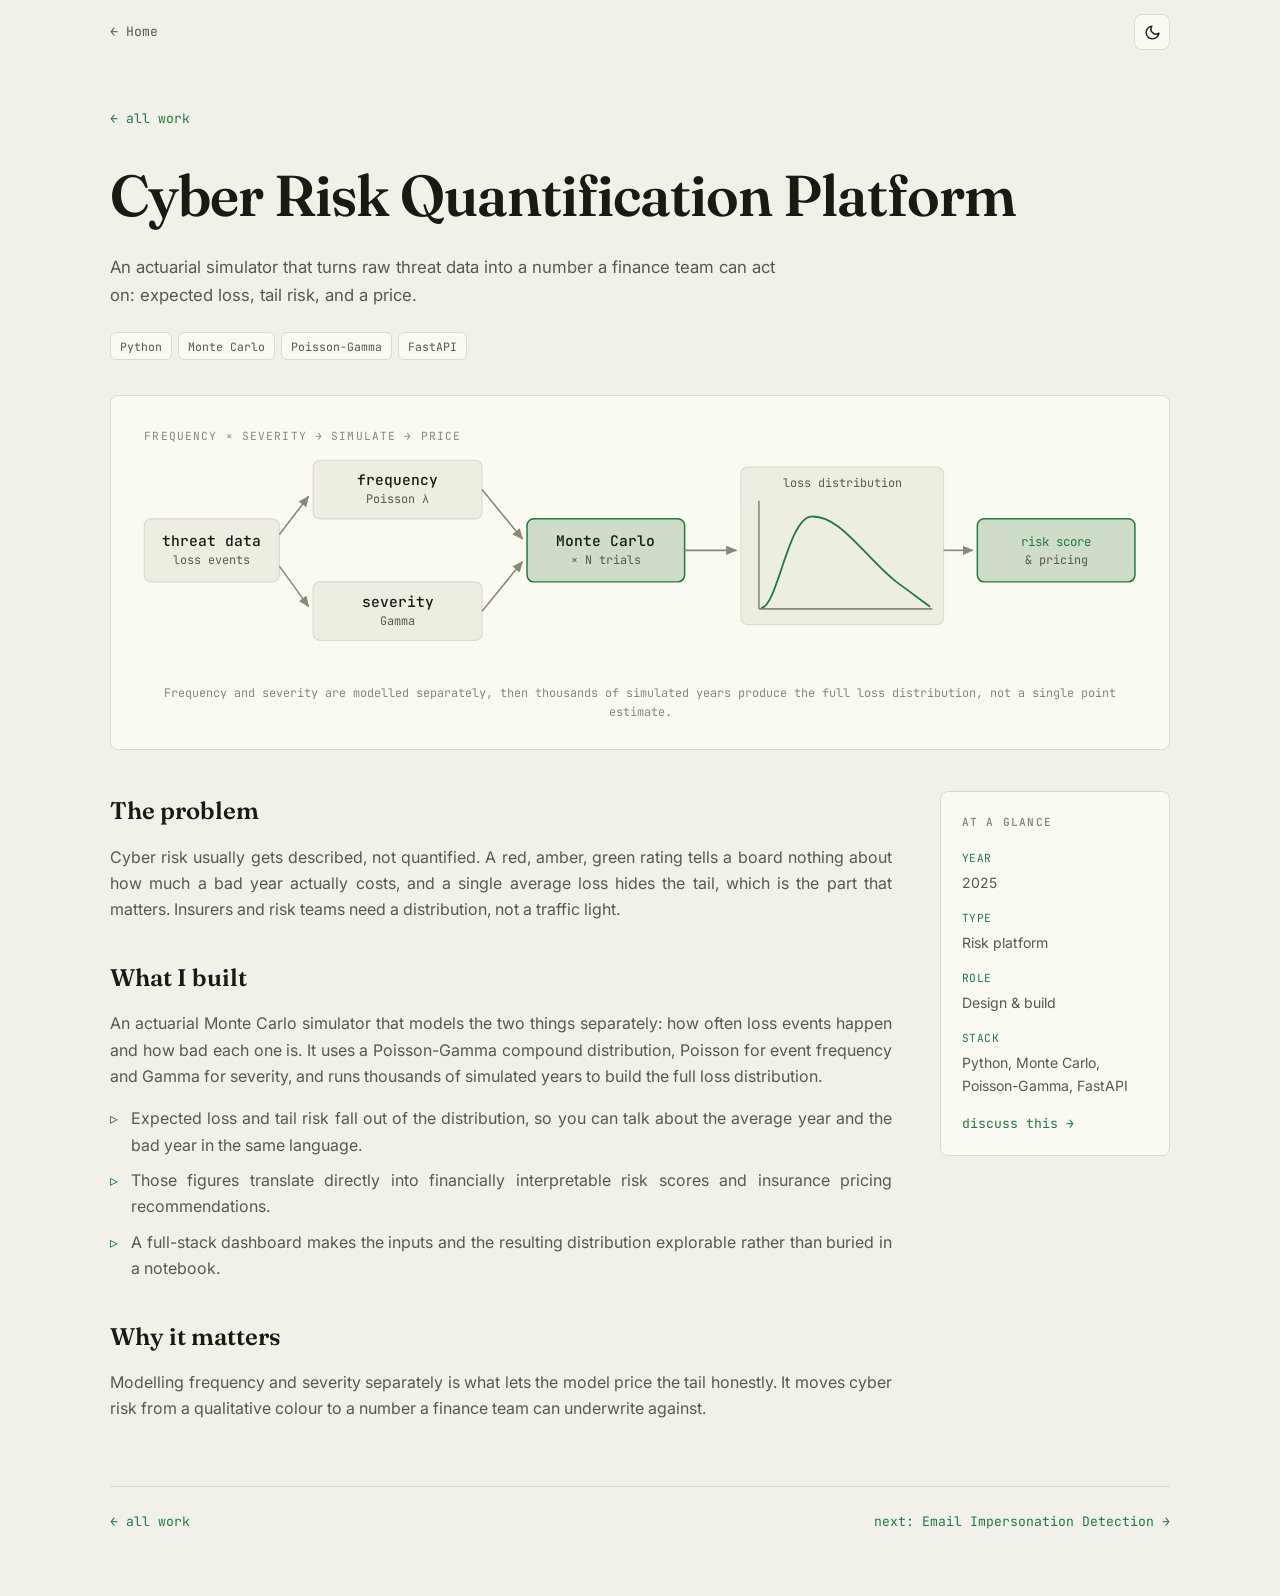
<file: projects/cyber-risk.html>
<!doctype html>
<html lang="en" data-theme="dark">
<head>
  <meta charset="utf-8" />
  <meta name="viewport" content="width=device-width, initial-scale=1" />
  <title>Cyber Risk Quantification Platform — Case Study · Abdulmuiz Annafi</title>
  <meta name="description" content="An actuarial Monte Carlo simulator that turns raw threat data into financially interpretable cyber risk and pricing." />
  <link rel="icon" href="../favicon.svg" type="image/svg+xml" />
  <link rel="preconnect" href="https://fonts.googleapis.com" />
  <link rel="preconnect" href="https://fonts.gstatic.com" crossorigin />
  <link href="https://fonts.googleapis.com/css2?family=Fraunces:opsz,wght@9..144,400;500;600&family=Inter:wght@400;500;600&family=JetBrains+Mono:wght@400;500;600&display=swap" rel="stylesheet" />
  <link rel="stylesheet" href="../css/style.css" />
</head>
<body>
  <header class="nav is-stuck" id="nav">
    <div class="nav__inner">
      <a href="../index.html" class="nav__home" aria-label="Home">← Home</a>
      <div class="nav__actions" style="margin-left:auto">
        <button class="icon-btn" id="themeToggle" aria-label="Toggle theme">
          <svg class="icon-sun" viewBox="0 0 24 24" width="17" height="17" fill="none" stroke="currentColor" stroke-width="2" stroke-linecap="round"><circle cx="12" cy="12" r="4"/><path d="M12 2v2M12 20v2M4.9 4.9l1.4 1.4M17.7 17.7l1.4 1.4M2 12h2M20 12h2M4.9 19.1l1.4-1.4M17.7 6.3l1.4-1.4"/></svg>
          <svg class="icon-moon" viewBox="0 0 24 24" width="17" height="17" fill="none" stroke="currentColor" stroke-width="2" stroke-linecap="round" stroke-linejoin="round"><path d="M21 12.8A9 9 0 1 1 11.2 3a7 7 0 0 0 9.8 9.8z"/></svg>
        </button>
      </div>
    </div>
  </header>

  <main class="container case">
    <a href="../index.html#work" class="case__back">← all work</a>
    <h1 class="case__title">Cyber Risk Quantification Platform</h1>
    <p class="case__sub">An actuarial simulator that turns raw threat data into a number a finance team can act on: expected loss, tail risk, and a price.</p>
    <div class="case__meta chips"><span>Python</span><span>Monte Carlo</span><span>Poisson-Gamma</span><span>FastAPI</span></div>

    <figure class="diagram">
      <svg viewBox="0 0 900 220" role="img" aria-label="Monte Carlo risk model">
        <defs><marker id="ar" markerWidth="9" markerHeight="9" refX="6.5" refY="3" orient="auto"><path d="M0,0 L7,3 L0,6 Z" class="dg-arrow"/></marker></defs>
        <text x="10" y="16" class="dg-note">FREQUENCY × SEVERITY → SIMULATE → PRICE</text>
        <rect class="dg-box" x="10" y="86" width="120" height="56" rx="6"/>
        <text x="70" y="110" text-anchor="middle" class="dg-label">threat data</text>
        <text x="70" y="126" text-anchor="middle" class="dg-sub">loss events</text>
        <rect class="dg-box" x="160" y="34" width="150" height="52" rx="6"/>
        <text x="235" y="56" text-anchor="middle" class="dg-label">frequency</text>
        <text x="235" y="72" text-anchor="middle" class="dg-sub">Poisson &#955;</text>
        <rect class="dg-box" x="160" y="142" width="150" height="52" rx="6"/>
        <text x="235" y="164" text-anchor="middle" class="dg-label">severity</text>
        <text x="235" y="180" text-anchor="middle" class="dg-sub">Gamma</text>
        <rect class="dg-box--a" x="350" y="86" width="140" height="56" rx="6"/>
        <text x="420" y="110" text-anchor="middle" class="dg-label">Monte Carlo</text>
        <text x="420" y="126" text-anchor="middle" class="dg-sub">&#215; N trials</text>
        <rect class="dg-box" x="540" y="40" width="180" height="140" rx="6"/>
        <text x="630" y="58" text-anchor="middle" class="dg-sub">loss distribution</text>
        <line class="dg-edge" x1="556" y1="166" x2="710" y2="166"/>
        <line class="dg-edge" x1="556" y1="70" x2="556" y2="166"/>
        <path class="dg-stroke" d="M558 165 C572 165 582 86 602 84 C628 82 650 120 678 142 C692 152 702 160 708 164"/>
        <rect class="dg-box--a" x="750" y="86" width="140" height="56" rx="6"/>
        <text x="820" y="110" text-anchor="middle" class="dg-acc">risk score</text>
        <text x="820" y="126" text-anchor="middle" class="dg-sub">&amp; pricing</text>
        <line class="dg-edge" x1="130" y1="100" x2="156" y2="66" marker-end="url(#ar)"/>
        <line class="dg-edge" x1="130" y1="128" x2="156" y2="164" marker-end="url(#ar)"/>
        <line class="dg-edge" x1="310" y1="60" x2="346" y2="104" marker-end="url(#ar)"/>
        <line class="dg-edge" x1="310" y1="168" x2="346" y2="124" marker-end="url(#ar)"/>
        <line class="dg-edge" x1="490" y1="114" x2="536" y2="114" marker-end="url(#ar)"/>
        <line class="dg-edge" x1="720" y1="114" x2="746" y2="114" marker-end="url(#ar)"/>
      </svg>
      <figcaption class="diagram__cap">Frequency and severity are modelled separately, then thousands of simulated years produce the full loss distribution, not a single point estimate.</figcaption>
    </figure>

    <div class="case__grid">
      <div class="case__body">
        <h2>The problem</h2>
        <p>Cyber risk usually gets described, not quantified. A red, amber, green rating tells a board nothing about how much a bad year actually costs, and a single average loss hides the tail, which is the part that matters. Insurers and risk teams need a distribution, not a traffic light.</p>

        <h2>What I built</h2>
        <p>An actuarial Monte Carlo simulator that models the two things separately: how often loss events happen and how bad each one is. It uses a Poisson-Gamma compound distribution, Poisson for event frequency and Gamma for severity, and runs thousands of simulated years to build the full loss distribution.</p>
        <ul>
          <li>Expected loss and tail risk fall out of the distribution, so you can talk about the average year and the bad year in the same language.</li>
          <li>Those figures translate directly into financially interpretable risk scores and insurance pricing recommendations.</li>
          <li>A full-stack dashboard makes the inputs and the resulting distribution explorable rather than buried in a notebook.</li>
        </ul>

        <h2>Why it matters</h2>
        <p>Modelling frequency and severity separately is what lets the model price the tail honestly. It moves cyber risk from a qualitative colour to a number a finance team can underwrite against.</p>
      </div>

      <aside class="aside">
        <h3>At a glance</h3>
        <dl>
          <div><dt>Year</dt><dd>2025</dd></div>
          <div><dt>Type</dt><dd>Risk platform</dd></div>
          <div><dt>Role</dt><dd>Design &amp; build</dd></div>
          <div><dt>Stack</dt><dd>Python, Monte Carlo, Poisson-Gamma, FastAPI</dd></div>
        </dl>
        <div class="aside__links">
          <a href="mailto:oladipupoabdulmuiz@gmail.com?subject=Cyber%20Risk%20Quantification">discuss this →</a>
        </div>
      </aside>
    </div>

    <div class="case__foot">
      <a href="../index.html#work">← all work</a>
      <a href="email-impersonation.html">next: Email Impersonation Detection →</a>
    </div>
  </main>

  <script src="../js/main.js"></script>
</body>
</html>
</file>
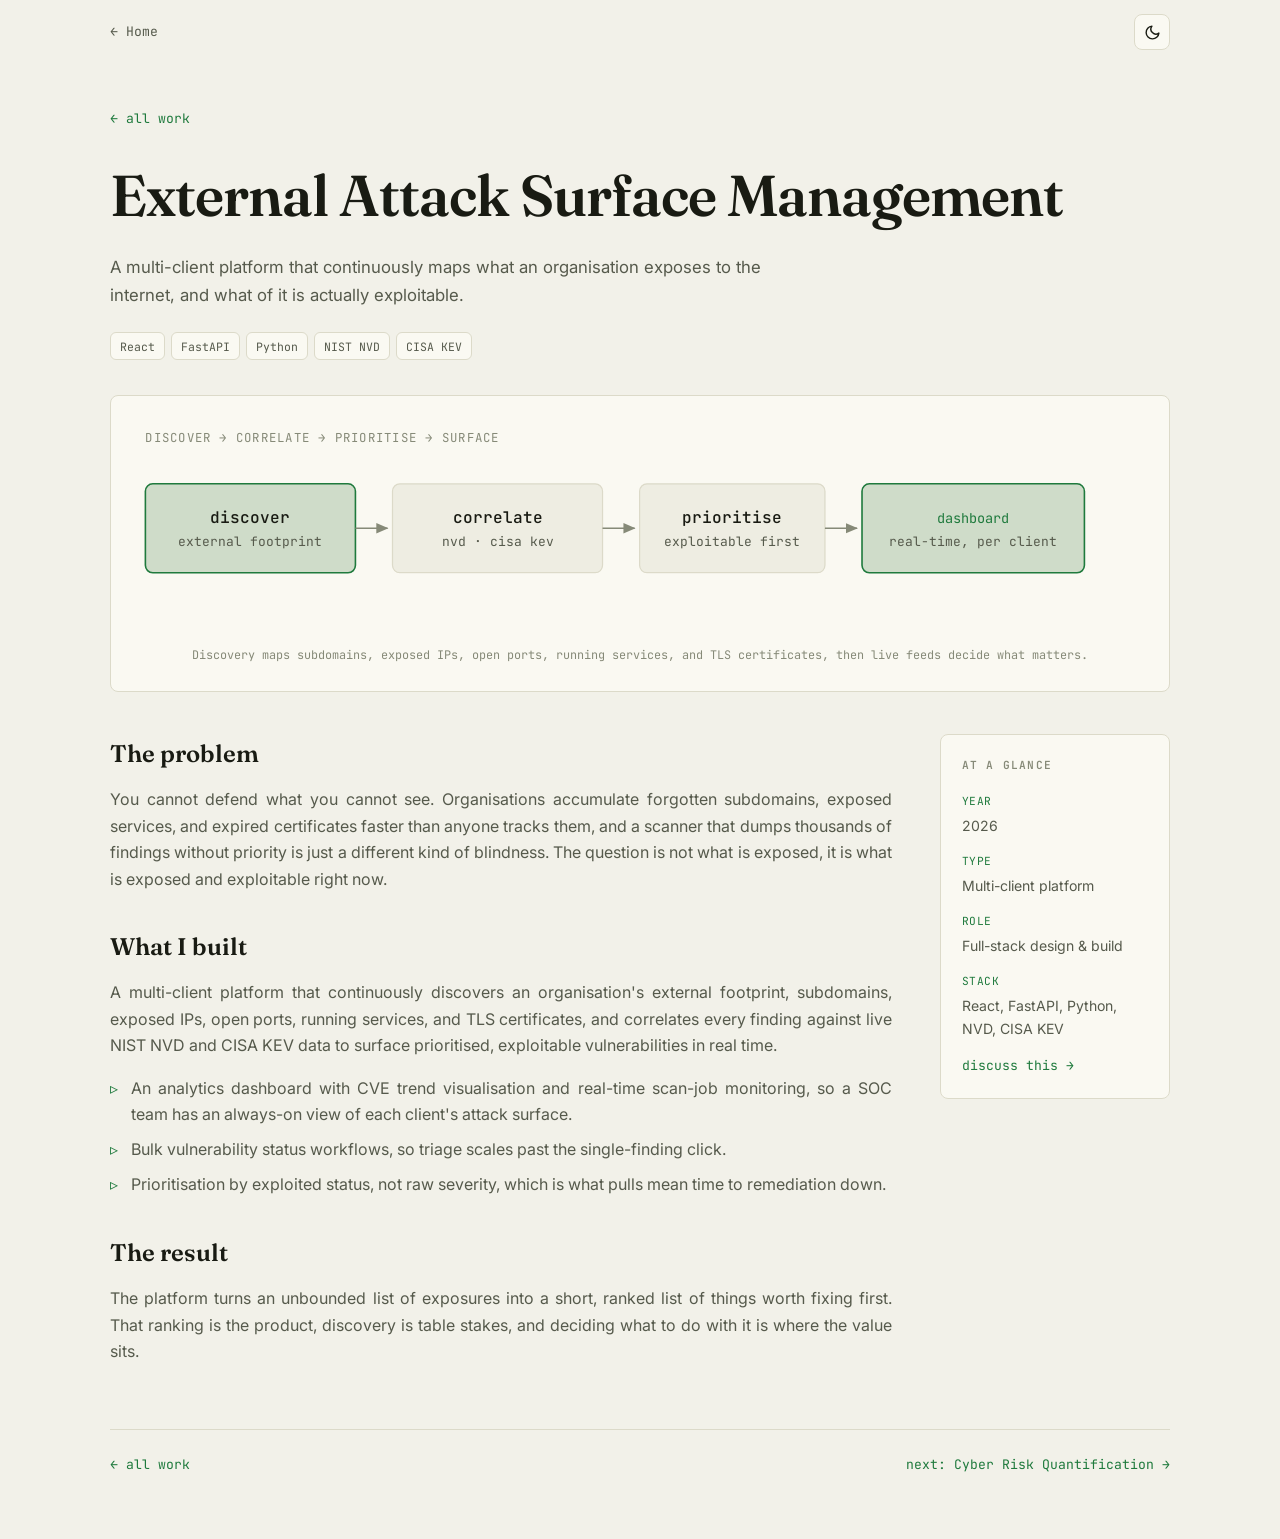
<file: projects/easm.html>
<!doctype html>
<html lang="en" data-theme="dark">
<head>
  <meta charset="utf-8" />
  <meta name="viewport" content="width=device-width, initial-scale=1" />
  <title>External Attack Surface Management — Case Study · Abdulmuiz Annafi</title>
  <meta name="description" content="A multi-client platform that discovers an organisation's external footprint and correlates it against live vulnerability feeds." />
  <link rel="icon" href="../favicon.svg" type="image/svg+xml" />
  <link rel="preconnect" href="https://fonts.googleapis.com" />
  <link rel="preconnect" href="https://fonts.gstatic.com" crossorigin />
  <link href="https://fonts.googleapis.com/css2?family=Fraunces:opsz,wght@9..144,400;500;600&family=Inter:wght@400;500;600&family=JetBrains+Mono:wght@400;500;600&display=swap" rel="stylesheet" />
  <link rel="stylesheet" href="../css/style.css" />
</head>
<body>
  <header class="nav is-stuck" id="nav">
    <div class="nav__inner">
      <a href="../index.html" class="nav__home" aria-label="Home">← Home</a>
      <div class="nav__actions" style="margin-left:auto">
        <button class="icon-btn" id="themeToggle" aria-label="Toggle theme">
          <svg class="icon-sun" viewBox="0 0 24 24" width="17" height="17" fill="none" stroke="currentColor" stroke-width="2" stroke-linecap="round"><circle cx="12" cy="12" r="4"/><path d="M12 2v2M12 20v2M4.9 4.9l1.4 1.4M17.7 17.7l1.4 1.4M2 12h2M20 12h2M4.9 19.1l1.4-1.4M17.7 6.3l1.4-1.4"/></svg>
          <svg class="icon-moon" viewBox="0 0 24 24" width="17" height="17" fill="none" stroke="currentColor" stroke-width="2" stroke-linecap="round" stroke-linejoin="round"><path d="M21 12.8A9 9 0 1 1 11.2 3a7 7 0 0 0 9.8 9.8z"/></svg>
        </button>
      </div>
    </div>
  </header>

  <main class="container case">
    <a href="../index.html#work" class="case__back">← all work</a>
    <h1 class="case__title">External Attack Surface Management</h1>
    <p class="case__sub">A multi-client platform that continuously maps what an organisation exposes to the internet, and what of it is actually exploitable.</p>
    <div class="case__meta chips"><span>React</span><span>FastAPI</span><span>Python</span><span>NIST NVD</span><span>CISA KEV</span></div>

    <figure class="diagram">
      <svg viewBox="0 0 820 170" role="img" aria-label="EASM flow">
        <defs><marker id="ar" markerWidth="9" markerHeight="9" refX="6.5" refY="3" orient="auto"><path d="M0,0 L7,3 L0,6 Z" class="dg-arrow"/></marker></defs>
        <text x="10" y="16" class="dg-note">DISCOVER → CORRELATE → PRIORITISE → SURFACE</text>
        <rect class="dg-box--a" x="10" y="50" width="170" height="72" rx="6"/>
        <text x="95" y="82" text-anchor="middle" class="dg-label">discover</text>
        <text x="95" y="100" text-anchor="middle" class="dg-sub">external footprint</text>
        <rect class="dg-box" x="210" y="50" width="170" height="72" rx="6"/>
        <text x="295" y="82" text-anchor="middle" class="dg-label">correlate</text>
        <text x="295" y="100" text-anchor="middle" class="dg-sub">nvd · cisa kev</text>
        <rect class="dg-box" x="410" y="50" width="150" height="72" rx="6"/>
        <text x="485" y="82" text-anchor="middle" class="dg-label">prioritise</text>
        <text x="485" y="100" text-anchor="middle" class="dg-sub">exploitable first</text>
        <rect class="dg-box--a" x="590" y="50" width="180" height="72" rx="6"/>
        <text x="680" y="82" text-anchor="middle" class="dg-acc">dashboard</text>
        <text x="680" y="100" text-anchor="middle" class="dg-sub">real-time, per client</text>
        <line class="dg-edge" x1="180" y1="86" x2="206" y2="86" marker-end="url(#ar)"/>
        <line class="dg-edge" x1="380" y1="86" x2="406" y2="86" marker-end="url(#ar)"/>
        <line class="dg-edge" x1="560" y1="86" x2="586" y2="86" marker-end="url(#ar)"/>
      </svg>
      <figcaption class="diagram__cap">Discovery maps subdomains, exposed IPs, open ports, running services, and TLS certificates, then live feeds decide what matters.</figcaption>
    </figure>

    <div class="case__grid">
      <div class="case__body">
        <h2>The problem</h2>
        <p>You cannot defend what you cannot see. Organisations accumulate forgotten subdomains, exposed services, and expired certificates faster than anyone tracks them, and a scanner that dumps thousands of findings without priority is just a different kind of blindness. The question is not what is exposed, it is what is exposed and exploitable right now.</p>

        <h2>What I built</h2>
        <p>A multi-client platform that continuously discovers an organisation's external footprint, subdomains, exposed IPs, open ports, running services, and TLS certificates, and correlates every finding against live NIST NVD and CISA KEV data to surface prioritised, exploitable vulnerabilities in real time.</p>
        <ul>
          <li>An analytics dashboard with CVE trend visualisation and real-time scan-job monitoring, so a SOC team has an always-on view of each client's attack surface.</li>
          <li>Bulk vulnerability status workflows, so triage scales past the single-finding click.</li>
          <li>Prioritisation by exploited status, not raw severity, which is what pulls mean time to remediation down.</li>
        </ul>

        <h2>The result</h2>
        <p>The platform turns an unbounded list of exposures into a short, ranked list of things worth fixing first. That ranking is the product, discovery is table stakes, and deciding what to do with it is where the value sits.</p>
      </div>

      <aside class="aside">
        <h3>At a glance</h3>
        <dl>
          <div><dt>Year</dt><dd>2026</dd></div>
          <div><dt>Type</dt><dd>Multi-client platform</dd></div>
          <div><dt>Role</dt><dd>Full-stack design &amp; build</dd></div>
          <div><dt>Stack</dt><dd>React, FastAPI, Python, NVD, CISA KEV</dd></div>
        </dl>
        <div class="aside__links">
          <a href="mailto:oladipupoabdulmuiz@gmail.com?subject=EASM%20Platform">discuss this →</a>
        </div>
      </aside>
    </div>

    <div class="case__foot">
      <a href="../index.html#work">← all work</a>
      <a href="cyber-risk.html">next: Cyber Risk Quantification →</a>
    </div>
  </main>

  <script src="../js/main.js"></script>
</body>
</html>
</file>
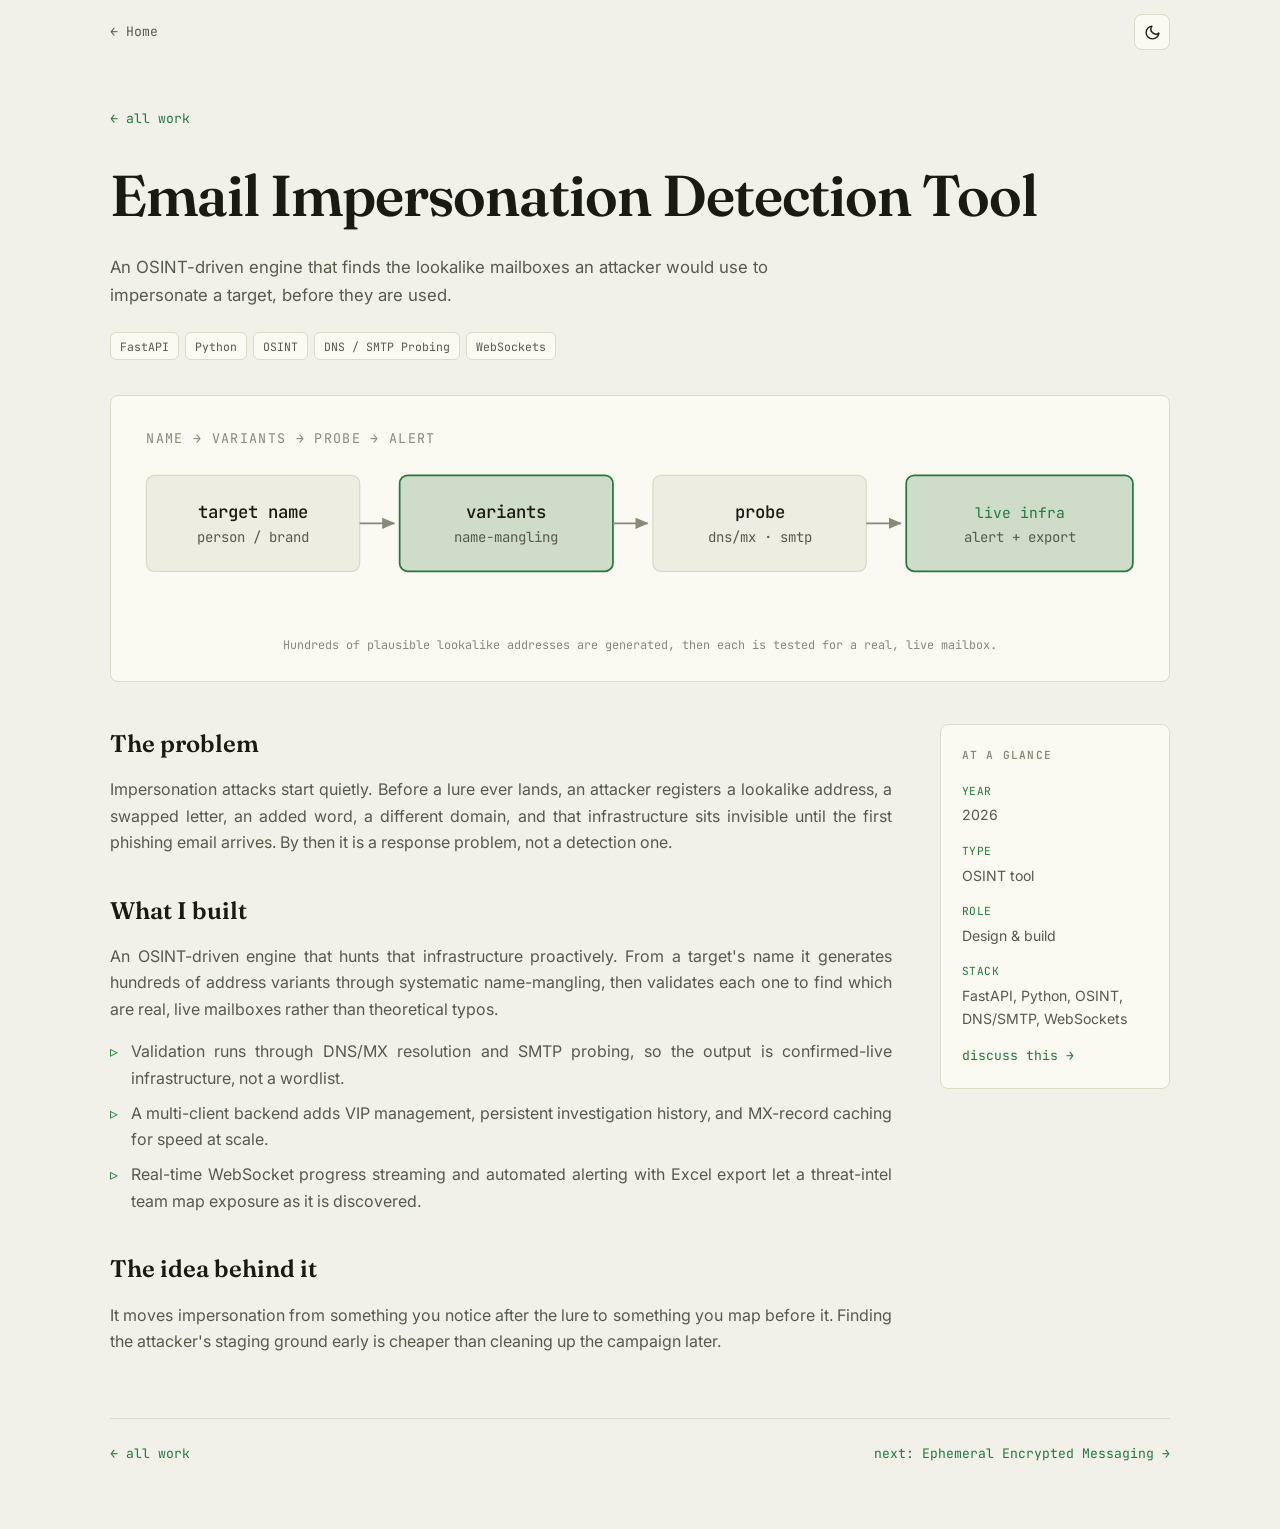
<file: projects/email-impersonation.html>
<!doctype html>
<html lang="en" data-theme="dark">
<head>
  <meta charset="utf-8" />
  <meta name="viewport" content="width=device-width, initial-scale=1" />
  <title>Email Impersonation Detection Tool — Case Study · Abdulmuiz Annafi</title>
  <meta name="description" content="An OSINT-driven engine that exposes live email impersonation infrastructure through variant generation and SMTP probing." />
  <link rel="icon" href="../favicon.svg" type="image/svg+xml" />
  <link rel="preconnect" href="https://fonts.googleapis.com" />
  <link rel="preconnect" href="https://fonts.gstatic.com" crossorigin />
  <link href="https://fonts.googleapis.com/css2?family=Fraunces:opsz,wght@9..144,400;500;600&family=Inter:wght@400;500;600&family=JetBrains+Mono:wght@400;500;600&display=swap" rel="stylesheet" />
  <link rel="stylesheet" href="../css/style.css" />
</head>
<body>
  <header class="nav is-stuck" id="nav">
    <div class="nav__inner">
      <a href="../index.html" class="nav__home" aria-label="Home">← Home</a>
      <div class="nav__actions" style="margin-left:auto">
        <button class="icon-btn" id="themeToggle" aria-label="Toggle theme">
          <svg class="icon-sun" viewBox="0 0 24 24" width="17" height="17" fill="none" stroke="currentColor" stroke-width="2" stroke-linecap="round"><circle cx="12" cy="12" r="4"/><path d="M12 2v2M12 20v2M4.9 4.9l1.4 1.4M17.7 17.7l1.4 1.4M2 12h2M20 12h2M4.9 19.1l1.4-1.4M17.7 6.3l1.4-1.4"/></svg>
          <svg class="icon-moon" viewBox="0 0 24 24" width="17" height="17" fill="none" stroke="currentColor" stroke-width="2" stroke-linecap="round" stroke-linejoin="round"><path d="M21 12.8A9 9 0 1 1 11.2 3a7 7 0 0 0 9.8 9.8z"/></svg>
        </button>
      </div>
    </div>
  </header>

  <main class="container case">
    <a href="../index.html#work" class="case__back">← all work</a>
    <h1 class="case__title">Email Impersonation Detection Tool</h1>
    <p class="case__sub">An OSINT-driven engine that finds the lookalike mailboxes an attacker would use to impersonate a target, before they are used.</p>
    <div class="case__meta chips"><span>FastAPI</span><span>Python</span><span>OSINT</span><span>DNS / SMTP Probing</span><span>WebSockets</span></div>

    <figure class="diagram">
      <svg viewBox="0 0 760 150" role="img" aria-label="Impersonation detection flow">
        <defs><marker id="ar" markerWidth="9" markerHeight="9" refX="6.5" refY="3" orient="auto"><path d="M0,0 L7,3 L0,6 Z" class="dg-arrow"/></marker></defs>
        <text x="10" y="16" class="dg-note">NAME → VARIANTS → PROBE → ALERT</text>
        <rect class="dg-box" x="10" y="40" width="160" height="72" rx="6"/>
        <text x="90" y="72" text-anchor="middle" class="dg-label">target name</text>
        <text x="90" y="90" text-anchor="middle" class="dg-sub">person / brand</text>
        <rect class="dg-box--a" x="200" y="40" width="160" height="72" rx="6"/>
        <text x="280" y="72" text-anchor="middle" class="dg-label">variants</text>
        <text x="280" y="90" text-anchor="middle" class="dg-sub">name-mangling</text>
        <rect class="dg-box" x="390" y="40" width="160" height="72" rx="6"/>
        <text x="470" y="72" text-anchor="middle" class="dg-label">probe</text>
        <text x="470" y="90" text-anchor="middle" class="dg-sub">dns/mx · smtp</text>
        <rect class="dg-box--a" x="580" y="40" width="170" height="72" rx="6"/>
        <text x="665" y="72" text-anchor="middle" class="dg-acc">live infra</text>
        <text x="665" y="90" text-anchor="middle" class="dg-sub">alert + export</text>
        <line class="dg-edge" x1="170" y1="76" x2="196" y2="76" marker-end="url(#ar)"/>
        <line class="dg-edge" x1="360" y1="76" x2="386" y2="76" marker-end="url(#ar)"/>
        <line class="dg-edge" x1="550" y1="76" x2="576" y2="76" marker-end="url(#ar)"/>
      </svg>
      <figcaption class="diagram__cap">Hundreds of plausible lookalike addresses are generated, then each is tested for a real, live mailbox.</figcaption>
    </figure>

    <div class="case__grid">
      <div class="case__body">
        <h2>The problem</h2>
        <p>Impersonation attacks start quietly. Before a lure ever lands, an attacker registers a lookalike address, a swapped letter, an added word, a different domain, and that infrastructure sits invisible until the first phishing email arrives. By then it is a response problem, not a detection one.</p>

        <h2>What I built</h2>
        <p>An OSINT-driven engine that hunts that infrastructure proactively. From a target's name it generates hundreds of address variants through systematic name-mangling, then validates each one to find which are real, live mailboxes rather than theoretical typos.</p>
        <ul>
          <li>Validation runs through DNS/MX resolution and SMTP probing, so the output is confirmed-live infrastructure, not a wordlist.</li>
          <li>A multi-client backend adds VIP management, persistent investigation history, and MX-record caching for speed at scale.</li>
          <li>Real-time WebSocket progress streaming and automated alerting with Excel export let a threat-intel team map exposure as it is discovered.</li>
        </ul>

        <h2>The idea behind it</h2>
        <p>It moves impersonation from something you notice after the lure to something you map before it. Finding the attacker's staging ground early is cheaper than cleaning up the campaign later.</p>
      </div>

      <aside class="aside">
        <h3>At a glance</h3>
        <dl>
          <div><dt>Year</dt><dd>2026</dd></div>
          <div><dt>Type</dt><dd>OSINT tool</dd></div>
          <div><dt>Role</dt><dd>Design &amp; build</dd></div>
          <div><dt>Stack</dt><dd>FastAPI, Python, OSINT, DNS/SMTP, WebSockets</dd></div>
        </dl>
        <div class="aside__links">
          <a href="mailto:oladipupoabdulmuiz@gmail.com?subject=Email%20Impersonation%20Tool">discuss this →</a>
        </div>
      </aside>
    </div>

    <div class="case__foot">
      <a href="../index.html#work">← all work</a>
      <a href="ephemeral-messaging.html">next: Ephemeral Encrypted Messaging →</a>
    </div>
  </main>

  <script src="../js/main.js"></script>
</body>
</html>
</file>
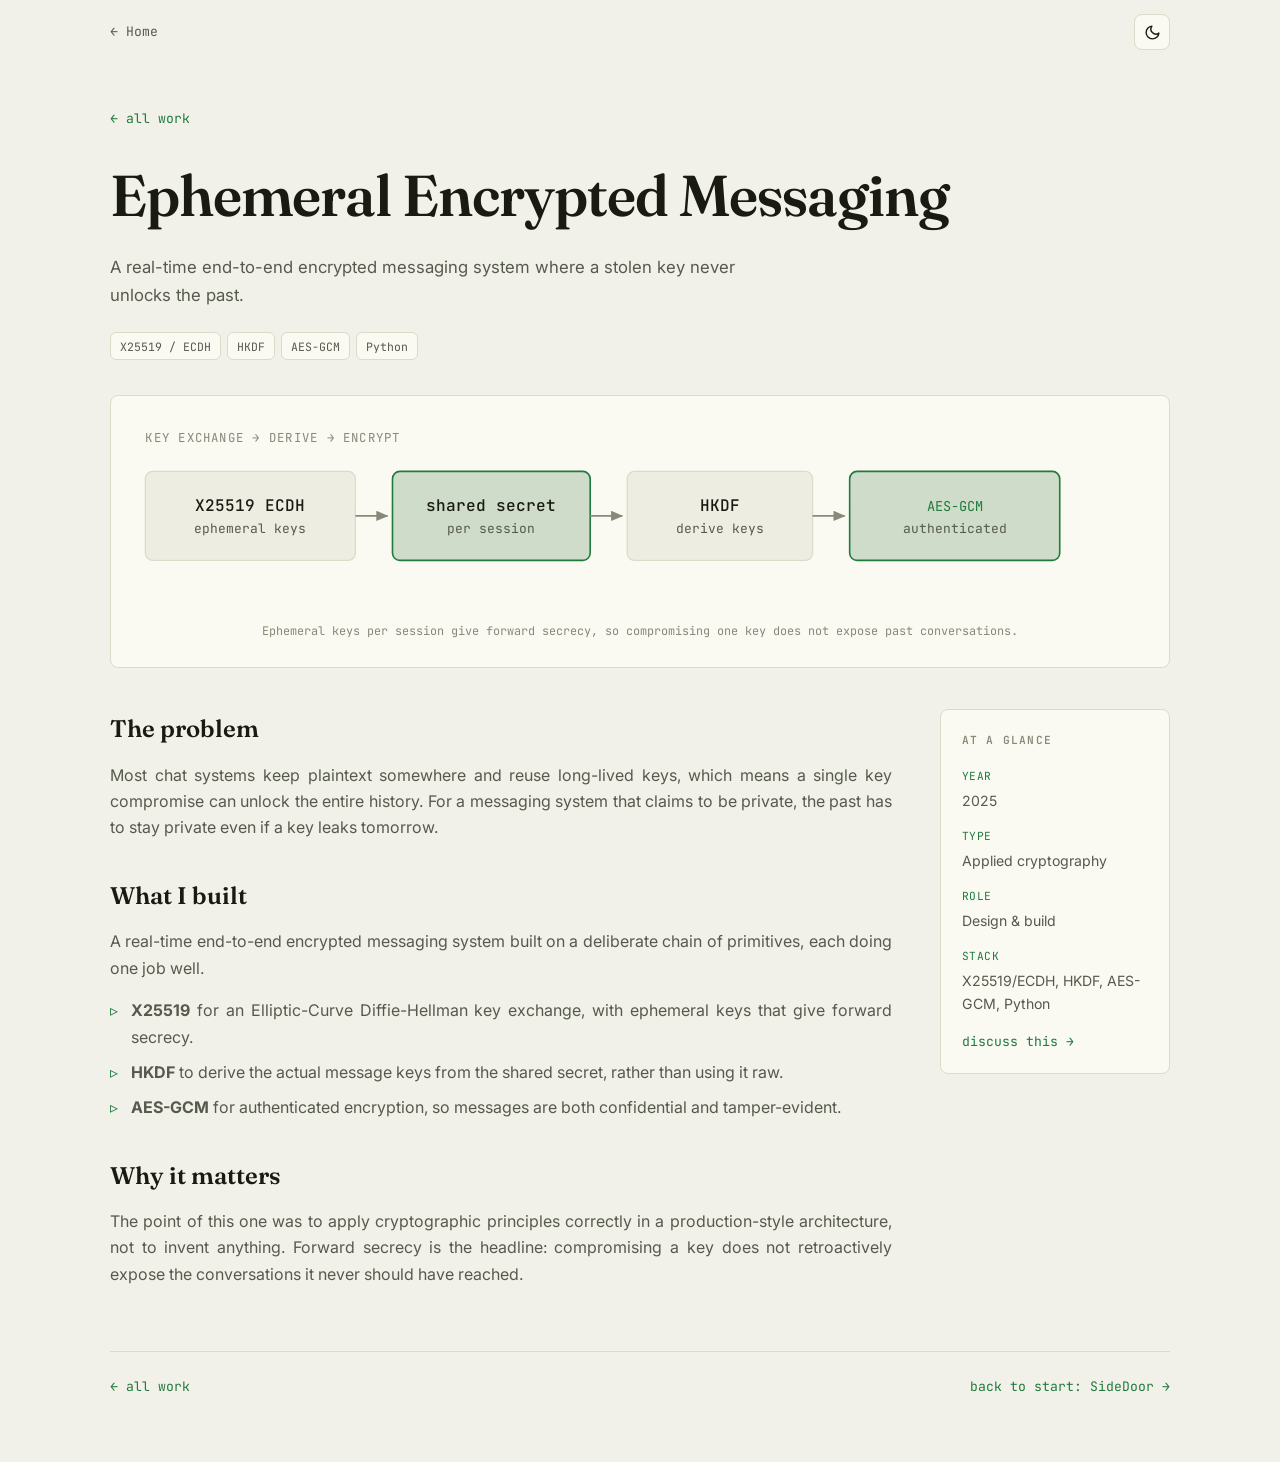
<file: projects/ephemeral-messaging.html>
<!doctype html>
<html lang="en" data-theme="dark">
<head>
  <meta charset="utf-8" />
  <meta name="viewport" content="width=device-width, initial-scale=1" />
  <title>Ephemeral Encrypted Messaging — Case Study · Abdulmuiz Annafi</title>
  <meta name="description" content="A real-time end-to-end encrypted messaging system with forward secrecy, built on X25519, HKDF, and AES-GCM." />
  <link rel="icon" href="../favicon.svg" type="image/svg+xml" />
  <link rel="preconnect" href="https://fonts.googleapis.com" />
  <link rel="preconnect" href="https://fonts.gstatic.com" crossorigin />
  <link href="https://fonts.googleapis.com/css2?family=Fraunces:opsz,wght@9..144,400;500;600&family=Inter:wght@400;500;600&family=JetBrains+Mono:wght@400;500;600&display=swap" rel="stylesheet" />
  <link rel="stylesheet" href="../css/style.css" />
</head>
<body>
  <header class="nav is-stuck" id="nav">
    <div class="nav__inner">
      <a href="../index.html" class="nav__home" aria-label="Home">← Home</a>
      <div class="nav__actions" style="margin-left:auto">
        <button class="icon-btn" id="themeToggle" aria-label="Toggle theme">
          <svg class="icon-sun" viewBox="0 0 24 24" width="17" height="17" fill="none" stroke="currentColor" stroke-width="2" stroke-linecap="round"><circle cx="12" cy="12" r="4"/><path d="M12 2v2M12 20v2M4.9 4.9l1.4 1.4M17.7 17.7l1.4 1.4M2 12h2M20 12h2M4.9 19.1l1.4-1.4M17.7 6.3l1.4-1.4"/></svg>
          <svg class="icon-moon" viewBox="0 0 24 24" width="17" height="17" fill="none" stroke="currentColor" stroke-width="2" stroke-linecap="round" stroke-linejoin="round"><path d="M21 12.8A9 9 0 1 1 11.2 3a7 7 0 0 0 9.8 9.8z"/></svg>
        </button>
      </div>
    </div>
  </header>

  <main class="container case">
    <a href="../index.html#work" class="case__back">← all work</a>
    <h1 class="case__title">Ephemeral Encrypted Messaging</h1>
    <p class="case__sub">A real-time end-to-end encrypted messaging system where a stolen key never unlocks the past.</p>
    <div class="case__meta chips"><span>X25519 / ECDH</span><span>HKDF</span><span>AES-GCM</span><span>Python</span></div>

    <figure class="diagram">
      <svg viewBox="0 0 820 150" role="img" aria-label="Encryption key schedule">
        <defs><marker id="ar" markerWidth="9" markerHeight="9" refX="6.5" refY="3" orient="auto"><path d="M0,0 L7,3 L0,6 Z" class="dg-arrow"/></marker></defs>
        <text x="10" y="16" class="dg-note">KEY EXCHANGE → DERIVE → ENCRYPT</text>
        <rect class="dg-box" x="10" y="40" width="170" height="72" rx="6"/>
        <text x="95" y="72" text-anchor="middle" class="dg-label">X25519 ECDH</text>
        <text x="95" y="90" text-anchor="middle" class="dg-sub">ephemeral keys</text>
        <rect class="dg-box--a" x="210" y="40" width="160" height="72" rx="6"/>
        <text x="290" y="72" text-anchor="middle" class="dg-label">shared secret</text>
        <text x="290" y="90" text-anchor="middle" class="dg-sub">per session</text>
        <rect class="dg-box" x="400" y="40" width="150" height="72" rx="6"/>
        <text x="475" y="72" text-anchor="middle" class="dg-label">HKDF</text>
        <text x="475" y="90" text-anchor="middle" class="dg-sub">derive keys</text>
        <rect class="dg-box--a" x="580" y="40" width="170" height="72" rx="6"/>
        <text x="665" y="72" text-anchor="middle" class="dg-acc">AES-GCM</text>
        <text x="665" y="90" text-anchor="middle" class="dg-sub">authenticated</text>
        <line class="dg-edge" x1="180" y1="76" x2="206" y2="76" marker-end="url(#ar)"/>
        <line class="dg-edge" x1="370" y1="76" x2="396" y2="76" marker-end="url(#ar)"/>
        <line class="dg-edge" x1="550" y1="76" x2="576" y2="76" marker-end="url(#ar)"/>
      </svg>
      <figcaption class="diagram__cap">Ephemeral keys per session give forward secrecy, so compromising one key does not expose past conversations.</figcaption>
    </figure>

    <div class="case__grid">
      <div class="case__body">
        <h2>The problem</h2>
        <p>Most chat systems keep plaintext somewhere and reuse long-lived keys, which means a single key compromise can unlock the entire history. For a messaging system that claims to be private, the past has to stay private even if a key leaks tomorrow.</p>

        <h2>What I built</h2>
        <p>A real-time end-to-end encrypted messaging system built on a deliberate chain of primitives, each doing one job well.</p>
        <ul>
          <li><strong>X25519</strong> for an Elliptic-Curve Diffie-Hellman key exchange, with ephemeral keys that give forward secrecy.</li>
          <li><strong>HKDF</strong> to derive the actual message keys from the shared secret, rather than using it raw.</li>
          <li><strong>AES-GCM</strong> for authenticated encryption, so messages are both confidential and tamper-evident.</li>
        </ul>

        <h2>Why it matters</h2>
        <p>The point of this one was to apply cryptographic principles correctly in a production-style architecture, not to invent anything. Forward secrecy is the headline: compromising a key does not retroactively expose the conversations it never should have reached.</p>
      </div>

      <aside class="aside">
        <h3>At a glance</h3>
        <dl>
          <div><dt>Year</dt><dd>2025</dd></div>
          <div><dt>Type</dt><dd>Applied cryptography</dd></div>
          <div><dt>Role</dt><dd>Design &amp; build</dd></div>
          <div><dt>Stack</dt><dd>X25519/ECDH, HKDF, AES-GCM, Python</dd></div>
        </dl>
        <div class="aside__links">
          <a href="mailto:oladipupoabdulmuiz@gmail.com?subject=Ephemeral%20Encrypted%20Messaging">discuss this →</a>
        </div>
      </aside>
    </div>

    <div class="case__foot">
      <a href="../index.html#work">← all work</a>
      <a href="sidedoor.html">back to start: SideDoor →</a>
    </div>
  </main>

  <script src="../js/main.js"></script>
</body>
</html>
</file>
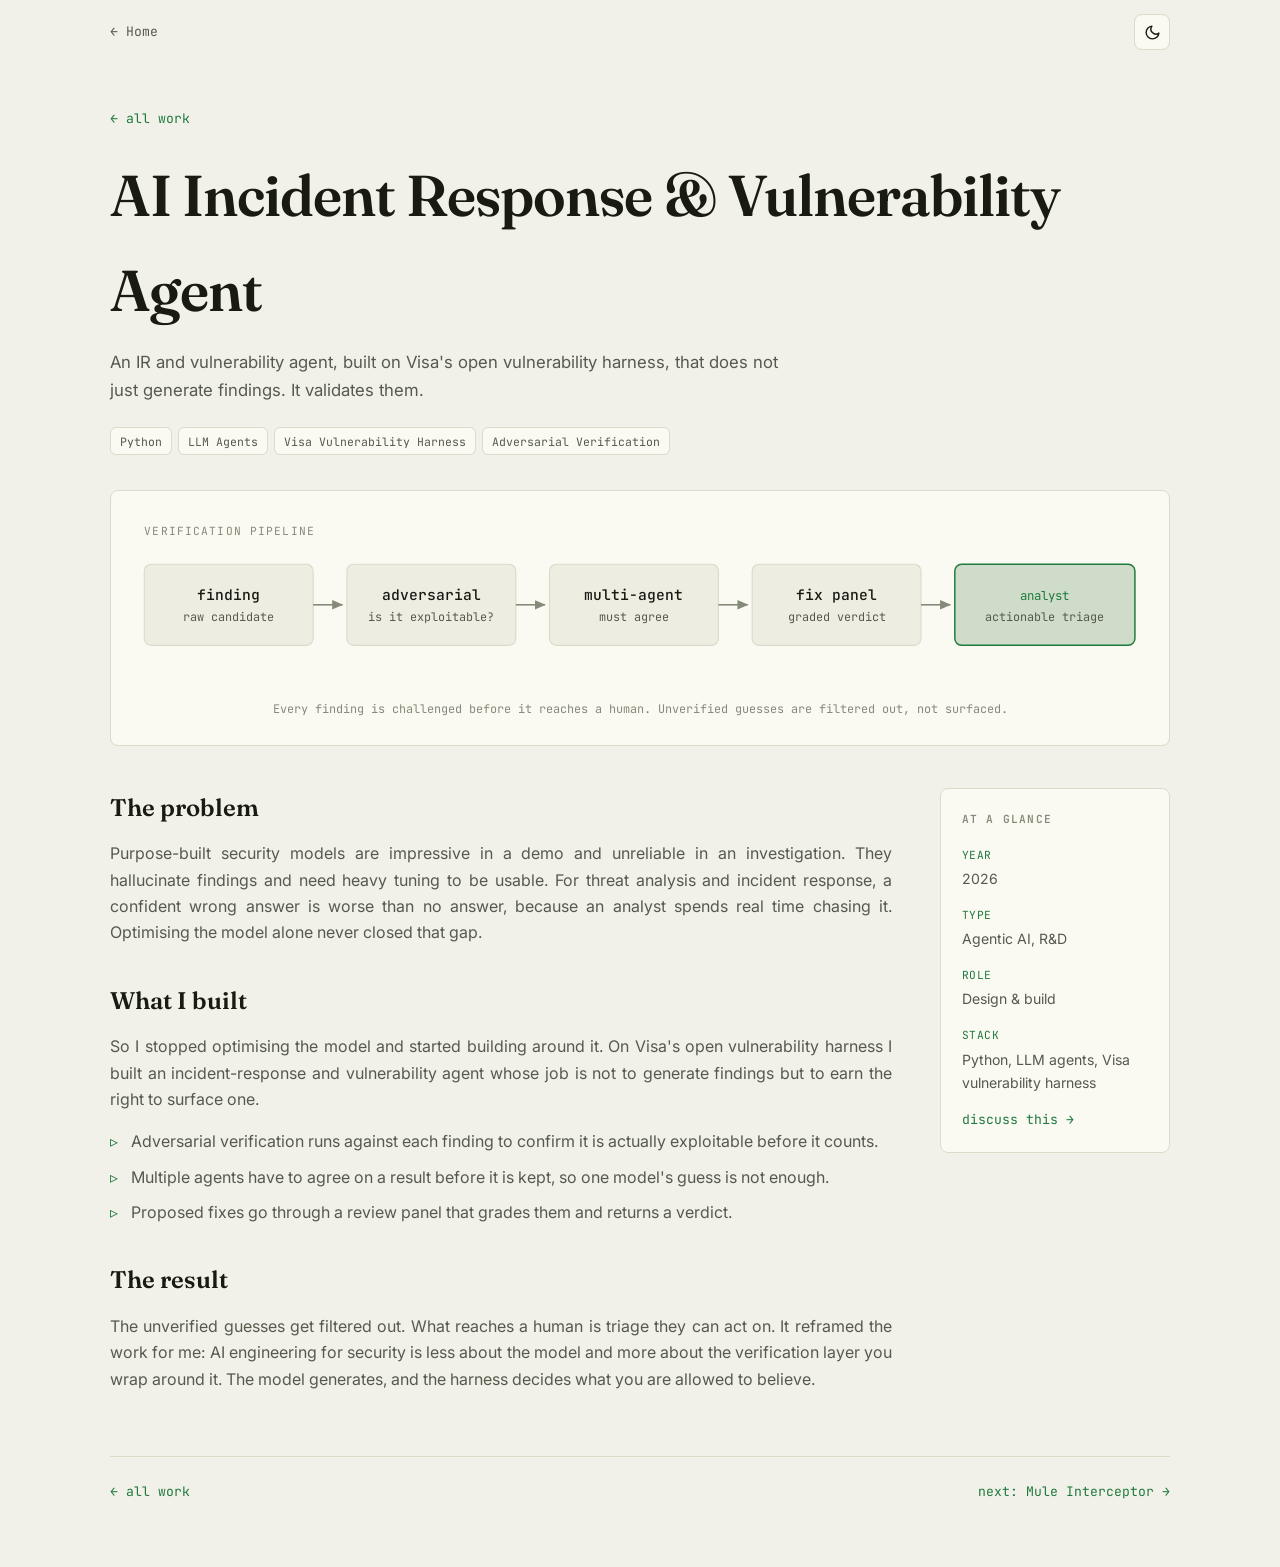
<file: projects/ir-agent.html>
<!doctype html>
<html lang="en" data-theme="dark">
<head>
  <meta charset="utf-8" />
  <meta name="viewport" content="width=device-width, initial-scale=1" />
  <title>AI IR &amp; Vulnerability Agent — Case Study · Abdulmuiz Annafi</title>
  <meta name="description" content="An incident-response and vulnerability agent built on Visa's open vulnerability harness that validates findings before they reach a human." />
  <link rel="icon" href="../favicon.svg" type="image/svg+xml" />
  <link rel="preconnect" href="https://fonts.googleapis.com" />
  <link rel="preconnect" href="https://fonts.gstatic.com" crossorigin />
  <link href="https://fonts.googleapis.com/css2?family=Fraunces:opsz,wght@9..144,400;500;600&family=Inter:wght@400;500;600&family=JetBrains+Mono:wght@400;500;600&display=swap" rel="stylesheet" />
  <link rel="stylesheet" href="../css/style.css" />
</head>
<body>
  <header class="nav is-stuck" id="nav">
    <div class="nav__inner">
      <a href="../index.html" class="nav__home" aria-label="Home">← Home</a>
      <div class="nav__actions" style="margin-left:auto">
        <button class="icon-btn" id="themeToggle" aria-label="Toggle theme">
          <svg class="icon-sun" viewBox="0 0 24 24" width="17" height="17" fill="none" stroke="currentColor" stroke-width="2" stroke-linecap="round"><circle cx="12" cy="12" r="4"/><path d="M12 2v2M12 20v2M4.9 4.9l1.4 1.4M17.7 17.7l1.4 1.4M2 12h2M20 12h2M4.9 19.1l1.4-1.4M17.7 6.3l1.4-1.4"/></svg>
          <svg class="icon-moon" viewBox="0 0 24 24" width="17" height="17" fill="none" stroke="currentColor" stroke-width="2" stroke-linecap="round" stroke-linejoin="round"><path d="M21 12.8A9 9 0 1 1 11.2 3a7 7 0 0 0 9.8 9.8z"/></svg>
        </button>
      </div>
    </div>
  </header>

  <main class="container case">
    <a href="../index.html#work" class="case__back">← all work</a>
    <h1 class="case__title">AI Incident Response &amp; Vulnerability Agent</h1>
    <p class="case__sub">An IR and vulnerability agent, built on Visa's open vulnerability harness, that does not just generate findings. It validates them.</p>
    <div class="case__meta chips"><span>Python</span><span>LLM Agents</span><span>Visa Vulnerability Harness</span><span>Adversarial Verification</span></div>

    <figure class="diagram">
      <svg viewBox="0 0 900 150" role="img" aria-label="Verification pipeline">
        <defs><marker id="ar" markerWidth="9" markerHeight="9" refX="6.5" refY="3" orient="auto"><path d="M0,0 L7,3 L0,6 Z" class="dg-arrow"/></marker></defs>
        <text x="10" y="16" class="dg-note">VERIFICATION PIPELINE</text>
        <rect class="dg-box" x="10" y="42" width="150" height="72" rx="6"/>
        <text x="85" y="74" text-anchor="middle" class="dg-label">finding</text>
        <text x="85" y="92" text-anchor="middle" class="dg-sub">raw candidate</text>
        <rect class="dg-box" x="190" y="42" width="150" height="72" rx="6"/>
        <text x="265" y="74" text-anchor="middle" class="dg-label">adversarial</text>
        <text x="265" y="92" text-anchor="middle" class="dg-sub">is it exploitable?</text>
        <rect class="dg-box" x="370" y="42" width="150" height="72" rx="6"/>
        <text x="445" y="74" text-anchor="middle" class="dg-label">multi-agent</text>
        <text x="445" y="92" text-anchor="middle" class="dg-sub">must agree</text>
        <rect class="dg-box" x="550" y="42" width="150" height="72" rx="6"/>
        <text x="625" y="74" text-anchor="middle" class="dg-label">fix panel</text>
        <text x="625" y="92" text-anchor="middle" class="dg-sub">graded verdict</text>
        <rect class="dg-box--a" x="730" y="42" width="160" height="72" rx="6"/>
        <text x="810" y="74" text-anchor="middle" class="dg-acc">analyst</text>
        <text x="810" y="92" text-anchor="middle" class="dg-sub">actionable triage</text>
        <line class="dg-edge" x1="160" y1="78" x2="186" y2="78" marker-end="url(#ar)"/>
        <line class="dg-edge" x1="340" y1="78" x2="366" y2="78" marker-end="url(#ar)"/>
        <line class="dg-edge" x1="520" y1="78" x2="546" y2="78" marker-end="url(#ar)"/>
        <line class="dg-edge" x1="700" y1="78" x2="726" y2="78" marker-end="url(#ar)"/>
      </svg>
      <figcaption class="diagram__cap">Every finding is challenged before it reaches a human. Unverified guesses are filtered out, not surfaced.</figcaption>
    </figure>

    <div class="case__grid">
      <div class="case__body">
        <h2>The problem</h2>
        <p>Purpose-built security models are impressive in a demo and unreliable in an investigation. They hallucinate findings and need heavy tuning to be usable. For threat analysis and incident response, a confident wrong answer is worse than no answer, because an analyst spends real time chasing it. Optimising the model alone never closed that gap.</p>

        <h2>What I built</h2>
        <p>So I stopped optimising the model and started building around it. On Visa's open vulnerability harness I built an incident-response and vulnerability agent whose job is not to generate findings but to earn the right to surface one.</p>
        <ul>
          <li>Adversarial verification runs against each finding to confirm it is actually exploitable before it counts.</li>
          <li>Multiple agents have to agree on a result before it is kept, so one model's guess is not enough.</li>
          <li>Proposed fixes go through a review panel that grades them and returns a verdict.</li>
        </ul>

        <h2>The result</h2>
        <p>The unverified guesses get filtered out. What reaches a human is triage they can act on. It reframed the work for me: AI engineering for security is less about the model and more about the verification layer you wrap around it. The model generates, and the harness decides what you are allowed to believe.</p>
      </div>

      <aside class="aside">
        <h3>At a glance</h3>
        <dl>
          <div><dt>Year</dt><dd>2026</dd></div>
          <div><dt>Type</dt><dd>Agentic AI, R&amp;D</dd></div>
          <div><dt>Role</dt><dd>Design &amp; build</dd></div>
          <div><dt>Stack</dt><dd>Python, LLM agents, Visa vulnerability harness</dd></div>
        </dl>
        <div class="aside__links">
          <a href="mailto:oladipupoabdulmuiz@gmail.com?subject=IR%20%26%20Vulnerability%20Agent">discuss this →</a>
        </div>
      </aside>
    </div>

    <div class="case__foot">
      <a href="../index.html#work">← all work</a>
      <a href="mule-interceptor.html">next: Mule Interceptor →</a>
    </div>
  </main>

  <script src="../js/main.js"></script>
</body>
</html>
</file>
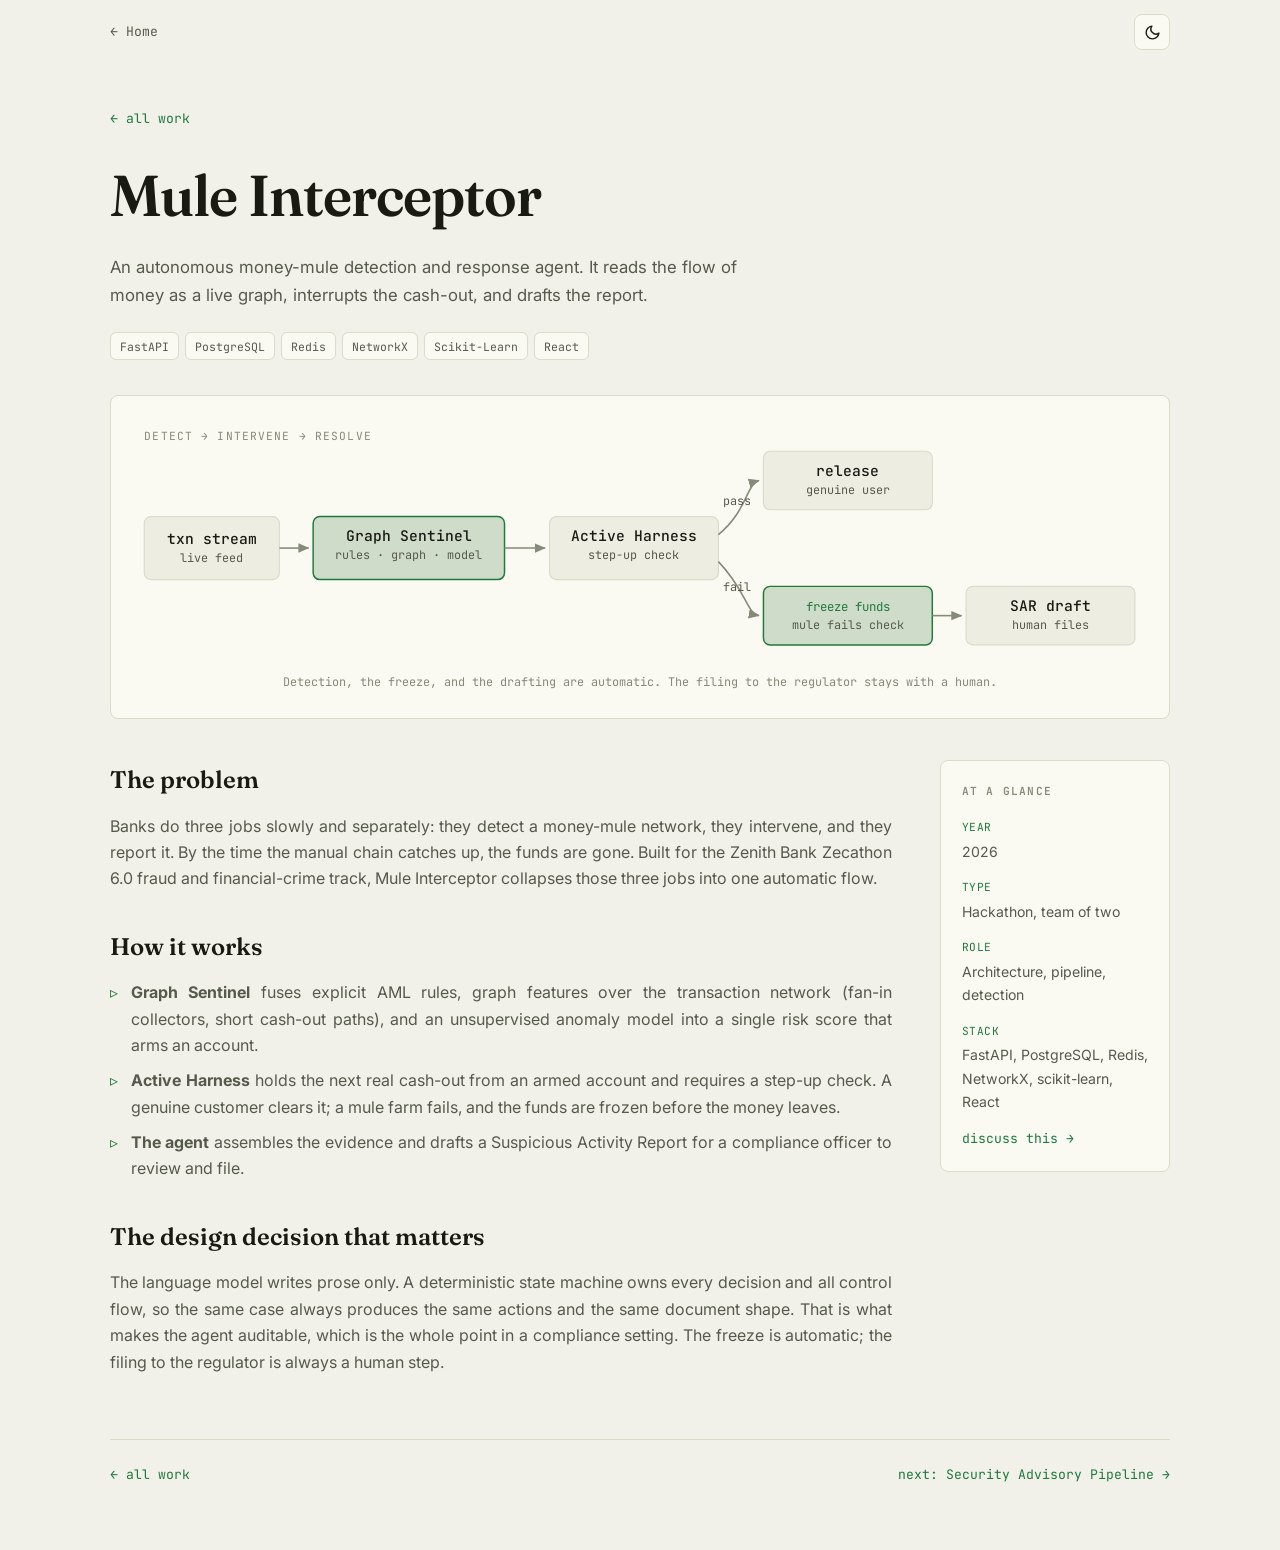
<file: projects/mule-interceptor.html>
<!doctype html>
<html lang="en" data-theme="dark">
<head>
  <meta charset="utf-8" />
  <meta name="viewport" content="width=device-width, initial-scale=1" />
  <title>Mule Interceptor — Case Study · Abdulmuiz Annafi</title>
  <meta name="description" content="An autonomous money-mule detection and response agent built for the Zenith Bank Zecathon 6.0." />
  <link rel="icon" href="../favicon.svg" type="image/svg+xml" />
  <link rel="preconnect" href="https://fonts.googleapis.com" />
  <link rel="preconnect" href="https://fonts.gstatic.com" crossorigin />
  <link href="https://fonts.googleapis.com/css2?family=Fraunces:opsz,wght@9..144,400;500;600&family=Inter:wght@400;500;600&family=JetBrains+Mono:wght@400;500;600&display=swap" rel="stylesheet" />
  <link rel="stylesheet" href="../css/style.css" />
</head>
<body>
  <header class="nav is-stuck" id="nav">
    <div class="nav__inner">
      <a href="../index.html" class="nav__home" aria-label="Home">← Home</a>
      <div class="nav__actions" style="margin-left:auto">
        <button class="icon-btn" id="themeToggle" aria-label="Toggle theme">
          <svg class="icon-sun" viewBox="0 0 24 24" width="17" height="17" fill="none" stroke="currentColor" stroke-width="2" stroke-linecap="round"><circle cx="12" cy="12" r="4"/><path d="M12 2v2M12 20v2M4.9 4.9l1.4 1.4M17.7 17.7l1.4 1.4M2 12h2M20 12h2M4.9 19.1l1.4-1.4M17.7 6.3l1.4-1.4"/></svg>
          <svg class="icon-moon" viewBox="0 0 24 24" width="17" height="17" fill="none" stroke="currentColor" stroke-width="2" stroke-linecap="round" stroke-linejoin="round"><path d="M21 12.8A9 9 0 1 1 11.2 3a7 7 0 0 0 9.8 9.8z"/></svg>
        </button>
      </div>
    </div>
  </header>

  <main class="container case">
    <a href="../index.html#work" class="case__back">← all work</a>
    <h1 class="case__title">Mule Interceptor</h1>
    <p class="case__sub">An autonomous money-mule detection and response agent. It reads the flow of money as a live graph, interrupts the cash-out, and drafts the report.</p>
    <div class="case__meta chips"><span>FastAPI</span><span>PostgreSQL</span><span>Redis</span><span>NetworkX</span><span>Scikit-Learn</span><span>React</span></div>

    <figure class="diagram">
      <svg viewBox="0 0 900 210" role="img" aria-label="Detect, intervene, resolve flow">
        <defs><marker id="ar" markerWidth="9" markerHeight="9" refX="6.5" refY="3" orient="auto"><path d="M0,0 L7,3 L0,6 Z" class="dg-arrow"/></marker></defs>
        <text x="10" y="16" class="dg-note">DETECT → INTERVENE → RESOLVE</text>
        <rect class="dg-box" x="10" y="84" width="120" height="56" rx="6"/>
        <text x="70" y="108" text-anchor="middle" class="dg-label">txn stream</text>
        <text x="70" y="124" text-anchor="middle" class="dg-sub">live feed</text>
        <rect class="dg-box--a" x="160" y="84" width="170" height="56" rx="6"/>
        <text x="245" y="106" text-anchor="middle" class="dg-label">Graph Sentinel</text>
        <text x="245" y="122" text-anchor="middle" class="dg-sub">rules · graph · model</text>
        <rect class="dg-box" x="370" y="84" width="150" height="56" rx="6"/>
        <text x="445" y="106" text-anchor="middle" class="dg-label">Active Harness</text>
        <text x="445" y="122" text-anchor="middle" class="dg-sub">step-up check</text>
        <rect class="dg-box" x="560" y="26" width="150" height="52" rx="6"/>
        <text x="635" y="48" text-anchor="middle" class="dg-label">release</text>
        <text x="635" y="64" text-anchor="middle" class="dg-sub">genuine user</text>
        <rect class="dg-box--a" x="560" y="146" width="150" height="52" rx="6"/>
        <text x="635" y="168" text-anchor="middle" class="dg-acc">freeze funds</text>
        <text x="635" y="184" text-anchor="middle" class="dg-sub">mule fails check</text>
        <rect class="dg-box" x="740" y="146" width="150" height="52" rx="6"/>
        <text x="815" y="168" text-anchor="middle" class="dg-label">SAR draft</text>
        <text x="815" y="184" text-anchor="middle" class="dg-sub">human files</text>
        <line class="dg-edge" x1="130" y1="112" x2="156" y2="112" marker-end="url(#ar)"/>
        <line class="dg-edge" x1="330" y1="112" x2="366" y2="112" marker-end="url(#ar)"/>
        <path class="dg-edge" d="M520 100 C545 80, 545 55, 556 52" marker-end="url(#ar)"/>
        <path class="dg-edge" d="M520 124 C545 150, 545 170, 556 172" marker-end="url(#ar)"/>
        <line class="dg-edge" x1="710" y1="172" x2="736" y2="172" marker-end="url(#ar)"/>
        <text x="524" y="74" class="dg-sub">pass</text>
        <text x="524" y="150" class="dg-sub">fail</text>
      </svg>
      <figcaption class="diagram__cap">Detection, the freeze, and the drafting are automatic. The filing to the regulator stays with a human.</figcaption>
    </figure>

    <div class="case__grid">
      <div class="case__body">
        <h2>The problem</h2>
        <p>Banks do three jobs slowly and separately: they detect a money-mule network, they intervene, and they report it. By the time the manual chain catches up, the funds are gone. Built for the Zenith Bank Zecathon 6.0 fraud and financial-crime track, Mule Interceptor collapses those three jobs into one automatic flow.</p>

        <h2>How it works</h2>
        <ul>
          <li><strong>Graph Sentinel</strong> fuses explicit AML rules, graph features over the transaction network (fan-in collectors, short cash-out paths), and an unsupervised anomaly model into a single risk score that arms an account.</li>
          <li><strong>Active Harness</strong> holds the next real cash-out from an armed account and requires a step-up check. A genuine customer clears it; a mule farm fails, and the funds are frozen before the money leaves.</li>
          <li><strong>The agent</strong> assembles the evidence and drafts a Suspicious Activity Report for a compliance officer to review and file.</li>
        </ul>

        <h2>The design decision that matters</h2>
        <p>The language model writes prose only. A deterministic state machine owns every decision and all control flow, so the same case always produces the same actions and the same document shape. That is what makes the agent auditable, which is the whole point in a compliance setting. The freeze is automatic; the filing to the regulator is always a human step.</p>
      </div>

      <aside class="aside">
        <h3>At a glance</h3>
        <dl>
          <div><dt>Year</dt><dd>2026</dd></div>
          <div><dt>Type</dt><dd>Hackathon, team of two</dd></div>
          <div><dt>Role</dt><dd>Architecture, pipeline, detection</dd></div>
          <div><dt>Stack</dt><dd>FastAPI, PostgreSQL, Redis, NetworkX, scikit-learn, React</dd></div>
        </dl>
        <div class="aside__links">
          <a href="mailto:oladipupoabdulmuiz@gmail.com?subject=Mule%20Interceptor">discuss this →</a>
        </div>
      </aside>
    </div>

    <div class="case__foot">
      <a href="../index.html#work">← all work</a>
      <a href="advisory-pipeline.html">next: Security Advisory Pipeline →</a>
    </div>
  </main>

  <script src="../js/main.js"></script>
</body>
</html>
</file>
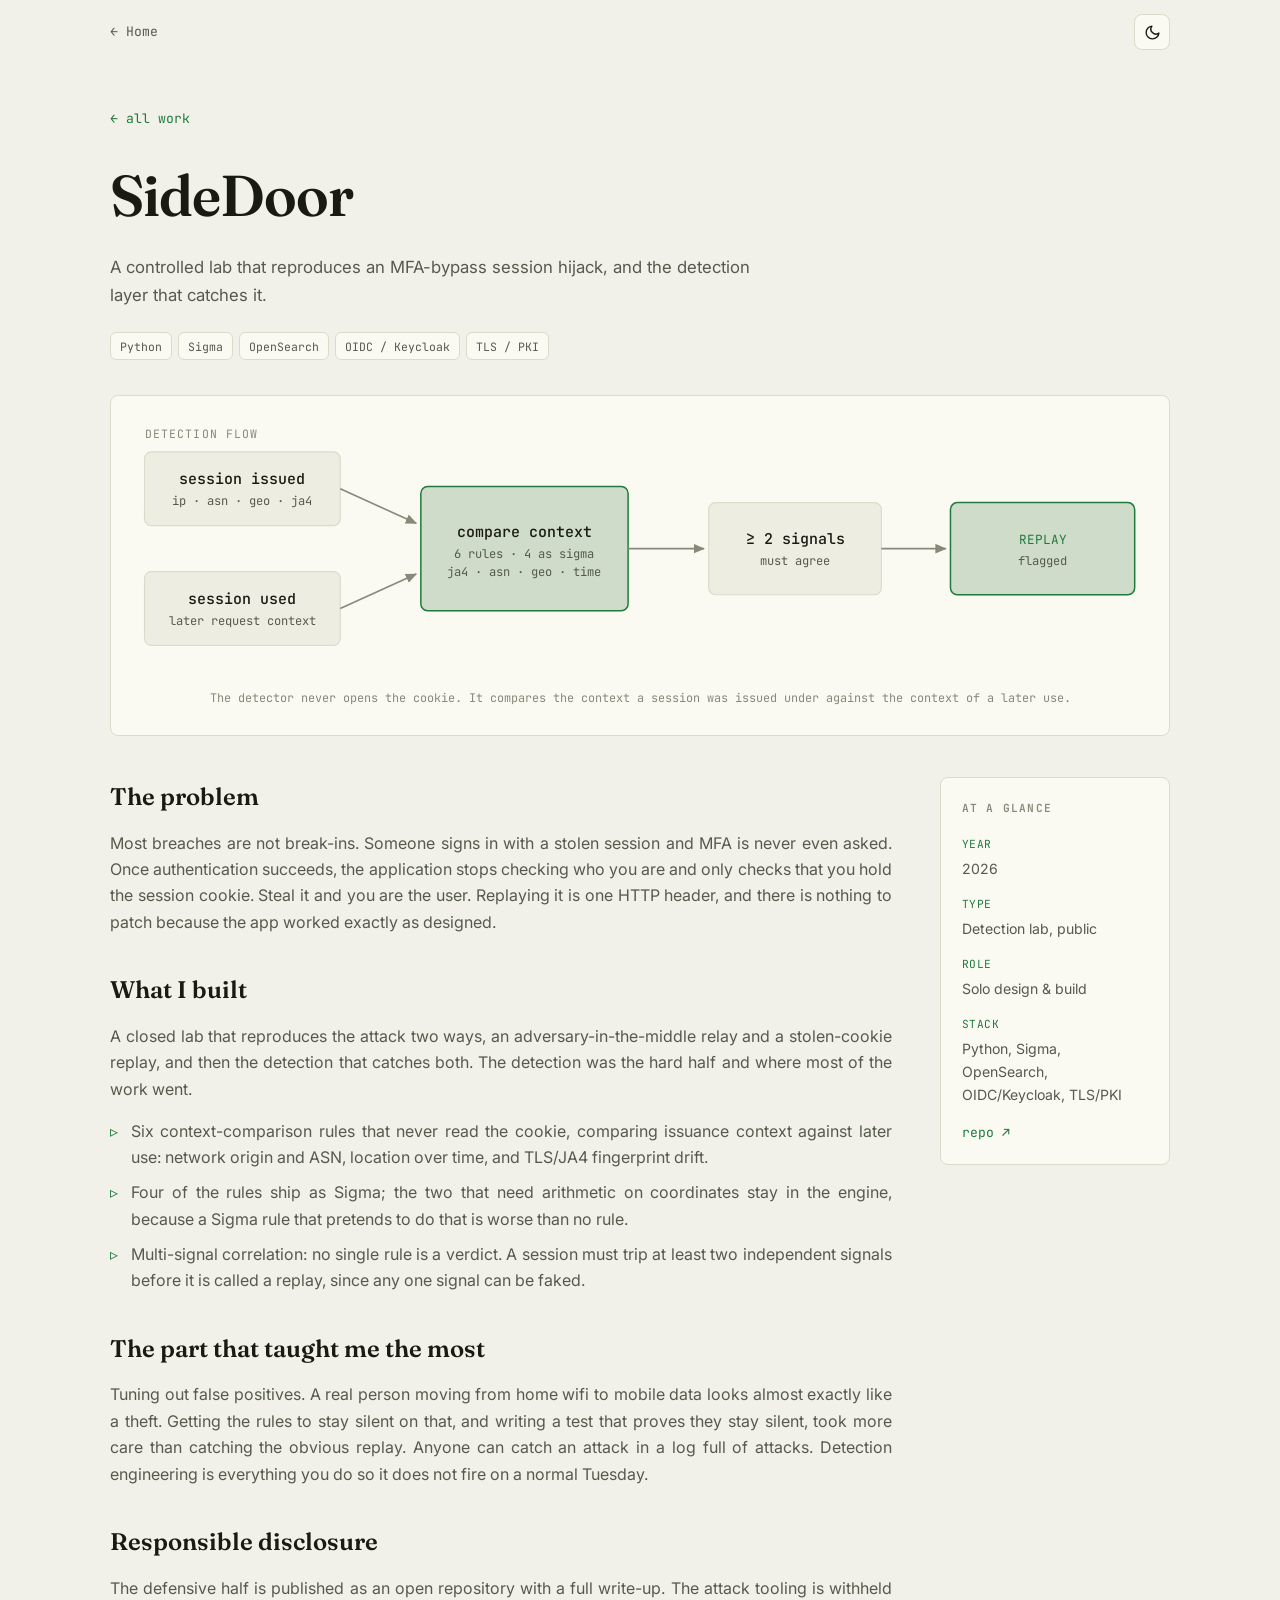
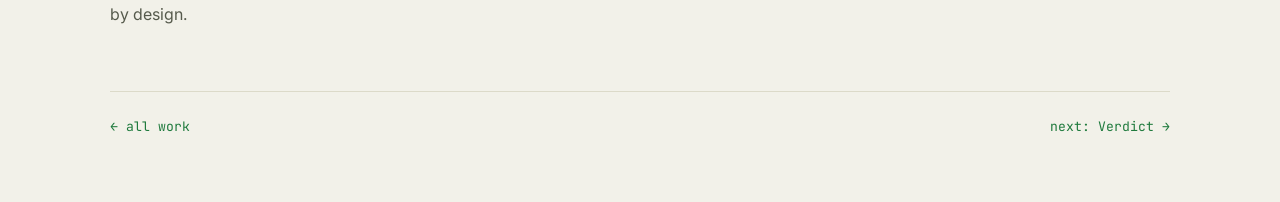
<file: projects/sidedoor.html>
<!doctype html>
<html lang="en" data-theme="dark">
<head>
  <meta charset="utf-8" />
  <meta name="viewport" content="width=device-width, initial-scale=1" />
  <title>SideDoor — Case Study · Abdulmuiz Annafi</title>
  <meta name="description" content="SideDoor: a controlled lab that reproduces an MFA-bypass session hijack and the detection layer that catches it." />
  <link rel="icon" href="../favicon.svg" type="image/svg+xml" />
  <link rel="preconnect" href="https://fonts.googleapis.com" />
  <link rel="preconnect" href="https://fonts.gstatic.com" crossorigin />
  <link href="https://fonts.googleapis.com/css2?family=Fraunces:opsz,wght@9..144,400;500;600&family=Inter:wght@400;500;600&family=JetBrains+Mono:wght@400;500;600&display=swap" rel="stylesheet" />
  <link rel="stylesheet" href="../css/style.css" />
</head>
<body>
  <header class="nav is-stuck" id="nav">
    <div class="nav__inner">
      <a href="../index.html" class="nav__home" aria-label="Home">← Home</a>
      <div class="nav__actions" style="margin-left:auto">
        <button class="icon-btn" id="themeToggle" aria-label="Toggle theme">
          <svg class="icon-sun" viewBox="0 0 24 24" width="17" height="17" fill="none" stroke="currentColor" stroke-width="2" stroke-linecap="round"><circle cx="12" cy="12" r="4"/><path d="M12 2v2M12 20v2M4.9 4.9l1.4 1.4M17.7 17.7l1.4 1.4M2 12h2M20 12h2M4.9 19.1l1.4-1.4M17.7 6.3l1.4-1.4"/></svg>
          <svg class="icon-moon" viewBox="0 0 24 24" width="17" height="17" fill="none" stroke="currentColor" stroke-width="2" stroke-linecap="round" stroke-linejoin="round"><path d="M21 12.8A9 9 0 1 1 11.2 3a7 7 0 0 0 9.8 9.8z"/></svg>
        </button>
      </div>
    </div>
  </header>

  <main class="container case">
    <a href="../index.html#work" class="case__back">← all work</a>
    <h1 class="case__title">SideDoor</h1>
    <p class="case__sub">A controlled lab that reproduces an MFA-bypass session hijack, and the detection layer that catches it.</p>
    <div class="case__meta chips"><span>Python</span><span>Sigma</span><span>OpenSearch</span><span>OIDC / Keycloak</span><span>TLS / PKI</span></div>

    <figure class="diagram">
      <svg viewBox="0 0 880 220" role="img" aria-label="SideDoor detection flow">
        <defs><marker id="ar" markerWidth="9" markerHeight="9" refX="6.5" refY="3" orient="auto"><path d="M0,0 L7,3 L0,6 Z" class="dg-arrow"/></marker></defs>
        <text x="10" y="14" class="dg-note">DETECTION FLOW</text>
        <rect class="dg-box" x="10" y="26" width="170" height="64" rx="6"/>
        <text x="95" y="54" text-anchor="middle" class="dg-label">session issued</text>
        <text x="95" y="72" text-anchor="middle" class="dg-sub">ip · asn · geo · ja4</text>
        <rect class="dg-box" x="10" y="130" width="170" height="64" rx="6"/>
        <text x="95" y="158" text-anchor="middle" class="dg-label">session used</text>
        <text x="95" y="176" text-anchor="middle" class="dg-sub">later request context</text>
        <rect class="dg-box--a" x="250" y="56" width="180" height="108" rx="6"/>
        <text x="340" y="100" text-anchor="middle" class="dg-label">compare context</text>
        <text x="340" y="118" text-anchor="middle" class="dg-sub">6 rules · 4 as sigma</text>
        <text x="340" y="134" text-anchor="middle" class="dg-sub">ja4 · asn · geo · time</text>
        <rect class="dg-box" x="500" y="70" width="150" height="80" rx="6"/>
        <text x="575" y="106" text-anchor="middle" class="dg-label">&#8805; 2 signals</text>
        <text x="575" y="124" text-anchor="middle" class="dg-sub">must agree</text>
        <rect class="dg-box--a" x="710" y="70" width="160" height="80" rx="6"/>
        <text x="790" y="106" text-anchor="middle" class="dg-acc">REPLAY</text>
        <text x="790" y="124" text-anchor="middle" class="dg-sub">flagged</text>
        <line class="dg-edge" x1="180" y1="58" x2="246" y2="88" marker-end="url(#ar)"/>
        <line class="dg-edge" x1="180" y1="162" x2="246" y2="132" marker-end="url(#ar)"/>
        <line class="dg-edge" x1="430" y1="110" x2="496" y2="110" marker-end="url(#ar)"/>
        <line class="dg-edge" x1="650" y1="110" x2="706" y2="110" marker-end="url(#ar)"/>
      </svg>
      <figcaption class="diagram__cap">The detector never opens the cookie. It compares the context a session was issued under against the context of a later use.</figcaption>
    </figure>

    <div class="case__grid">
      <div class="case__body">
        <h2>The problem</h2>
        <p>Most breaches are not break-ins. Someone signs in with a stolen session and MFA is never even asked. Once authentication succeeds, the application stops checking who you are and only checks that you hold the session cookie. Steal it and you are the user. Replaying it is one HTTP header, and there is nothing to patch because the app worked exactly as designed.</p>

        <h2>What I built</h2>
        <p>A closed lab that reproduces the attack two ways, an adversary-in-the-middle relay and a stolen-cookie replay, and then the detection that catches both. The detection was the hard half and where most of the work went.</p>
        <ul>
          <li>Six context-comparison rules that never read the cookie, comparing issuance context against later use: network origin and ASN, location over time, and TLS/JA4 fingerprint drift.</li>
          <li>Four of the rules ship as Sigma; the two that need arithmetic on coordinates stay in the engine, because a Sigma rule that pretends to do that is worse than no rule.</li>
          <li>Multi-signal correlation: no single rule is a verdict. A session must trip at least two independent signals before it is called a replay, since any one signal can be faked.</li>
        </ul>

        <h2>The part that taught me the most</h2>
        <p>Tuning out false positives. A real person moving from home wifi to mobile data looks almost exactly like a theft. Getting the rules to stay silent on that, and writing a test that proves they stay silent, took more care than catching the obvious replay. Anyone can catch an attack in a log full of attacks. Detection engineering is everything you do so it does not fire on a normal Tuesday.</p>

        <h2>Responsible disclosure</h2>
        <p>The defensive half is published as an open repository with a full write-up. The attack tooling is withheld by design.</p>
      </div>

      <aside class="aside">
        <h3>At a glance</h3>
        <dl>
          <div><dt>Year</dt><dd>2026</dd></div>
          <div><dt>Type</dt><dd>Detection lab, public</dd></div>
          <div><dt>Role</dt><dd>Solo design &amp; build</dd></div>
          <div><dt>Stack</dt><dd>Python, Sigma, OpenSearch, OIDC/Keycloak, TLS/PKI</dd></div>
        </dl>
        <div class="aside__links">
          <a href="https://github.com/Abdulmuiz635/SideDoor" target="_blank" rel="noopener">repo ↗</a>
        </div>
      </aside>
    </div>

    <div class="case__foot">
      <a href="../index.html#work">← all work</a>
      <a href="verdict.html">next: Verdict →</a>
    </div>
  </main>

  <script src="../js/main.js"></script>
</body>
</html>
</file>
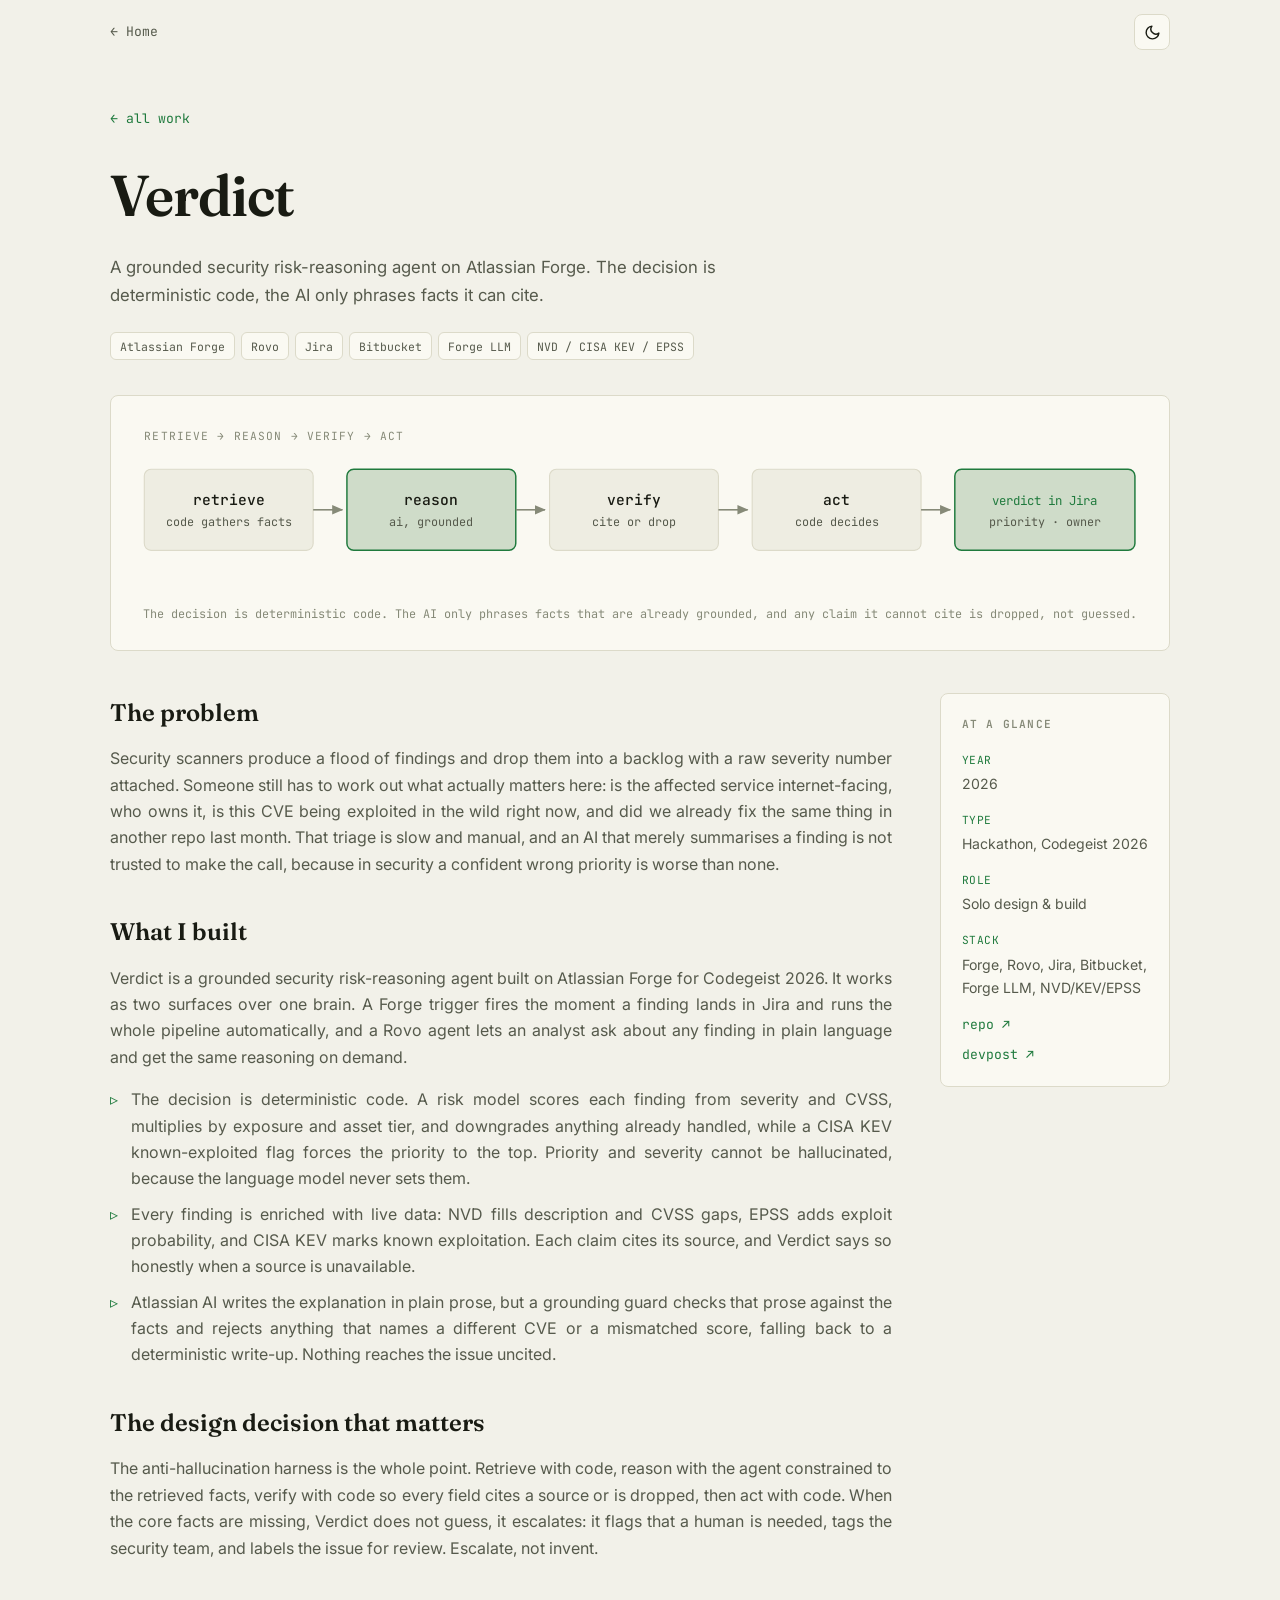
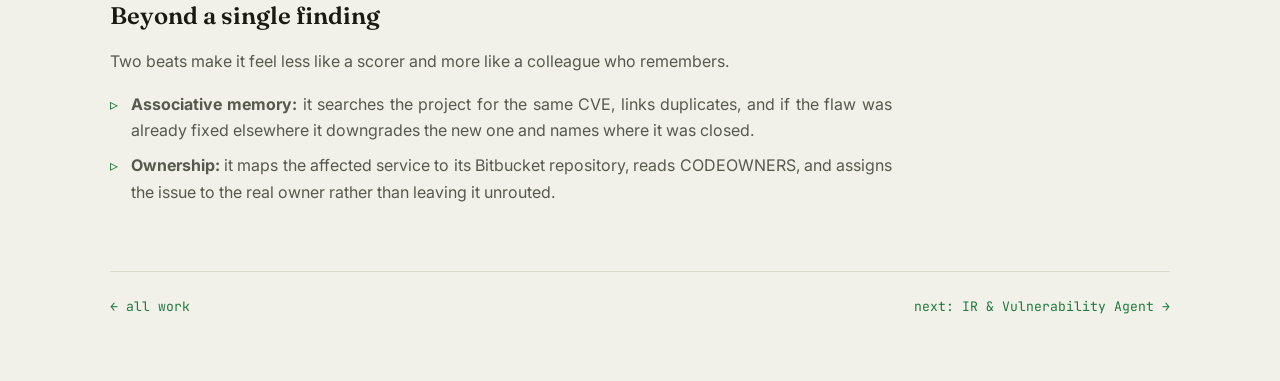
<file: projects/verdict.html>
<!doctype html>
<html lang="en" data-theme="dark">
<head>
  <meta charset="utf-8" />
  <meta name="viewport" content="width=device-width, initial-scale=1" />
  <title>Verdict — Case Study · Abdulmuiz Annafi</title>
  <meta name="description" content="Verdict: a grounded security risk-reasoning agent on Atlassian Forge, where the decision is deterministic code and the AI only phrases facts it can cite." />
  <link rel="icon" href="../favicon.svg" type="image/svg+xml" />
  <link rel="preconnect" href="https://fonts.googleapis.com" />
  <link rel="preconnect" href="https://fonts.gstatic.com" crossorigin />
  <link href="https://fonts.googleapis.com/css2?family=Fraunces:opsz,wght@9..144,400;500;600&family=Inter:wght@400;500;600&family=JetBrains+Mono:wght@400;500;600&display=swap" rel="stylesheet" />
  <link rel="stylesheet" href="../css/style.css" />
</head>
<body>
  <header class="nav is-stuck" id="nav">
    <div class="nav__inner">
      <a href="../index.html" class="nav__home" aria-label="Home">← Home</a>
      <div class="nav__actions" style="margin-left:auto">
        <button class="icon-btn" id="themeToggle" aria-label="Toggle theme">
          <svg class="icon-sun" viewBox="0 0 24 24" width="17" height="17" fill="none" stroke="currentColor" stroke-width="2" stroke-linecap="round"><circle cx="12" cy="12" r="4"/><path d="M12 2v2M12 20v2M4.9 4.9l1.4 1.4M17.7 17.7l1.4 1.4M2 12h2M20 12h2M4.9 19.1l1.4-1.4M17.7 6.3l1.4-1.4"/></svg>
          <svg class="icon-moon" viewBox="0 0 24 24" width="17" height="17" fill="none" stroke="currentColor" stroke-width="2" stroke-linecap="round" stroke-linejoin="round"><path d="M21 12.8A9 9 0 1 1 11.2 3a7 7 0 0 0 9.8 9.8z"/></svg>
        </button>
      </div>
    </div>
  </header>

  <main class="container case">
    <a href="../index.html#work" class="case__back">← all work</a>
    <h1 class="case__title">Verdict</h1>
    <p class="case__sub">A grounded security risk-reasoning agent on Atlassian Forge. The decision is deterministic code, the AI only phrases facts it can cite.</p>
    <div class="case__meta chips"><span>Atlassian Forge</span><span>Rovo</span><span>Jira</span><span>Bitbucket</span><span>Forge LLM</span><span>NVD / CISA KEV / EPSS</span></div>

    <figure class="diagram">
      <svg viewBox="0 0 900 150" role="img" aria-label="Anti-hallucination harness">
        <defs><marker id="ar" markerWidth="9" markerHeight="9" refX="6.5" refY="3" orient="auto"><path d="M0,0 L7,3 L0,6 Z" class="dg-arrow"/></marker></defs>
        <text x="10" y="16" class="dg-note">RETRIEVE → REASON → VERIFY → ACT</text>
        <rect class="dg-box" x="10" y="42" width="150" height="72" rx="6"/>
        <text x="85" y="74" text-anchor="middle" class="dg-label">retrieve</text>
        <text x="85" y="92" text-anchor="middle" class="dg-sub">code gathers facts</text>
        <rect class="dg-box--a" x="190" y="42" width="150" height="72" rx="6"/>
        <text x="265" y="74" text-anchor="middle" class="dg-label">reason</text>
        <text x="265" y="92" text-anchor="middle" class="dg-sub">ai, grounded</text>
        <rect class="dg-box" x="370" y="42" width="150" height="72" rx="6"/>
        <text x="445" y="74" text-anchor="middle" class="dg-label">verify</text>
        <text x="445" y="92" text-anchor="middle" class="dg-sub">cite or drop</text>
        <rect class="dg-box" x="550" y="42" width="150" height="72" rx="6"/>
        <text x="625" y="74" text-anchor="middle" class="dg-label">act</text>
        <text x="625" y="92" text-anchor="middle" class="dg-sub">code decides</text>
        <rect class="dg-box--a" x="730" y="42" width="160" height="72" rx="6"/>
        <text x="810" y="74" text-anchor="middle" class="dg-acc">verdict in Jira</text>
        <text x="810" y="92" text-anchor="middle" class="dg-sub">priority · owner</text>
        <line class="dg-edge" x1="160" y1="78" x2="186" y2="78" marker-end="url(#ar)"/>
        <line class="dg-edge" x1="340" y1="78" x2="366" y2="78" marker-end="url(#ar)"/>
        <line class="dg-edge" x1="520" y1="78" x2="546" y2="78" marker-end="url(#ar)"/>
        <line class="dg-edge" x1="700" y1="78" x2="726" y2="78" marker-end="url(#ar)"/>
      </svg>
      <figcaption class="diagram__cap">The decision is deterministic code. The AI only phrases facts that are already grounded, and any claim it cannot cite is dropped, not guessed.</figcaption>
    </figure>

    <div class="case__grid">
      <div class="case__body">
        <h2>The problem</h2>
        <p>Security scanners produce a flood of findings and drop them into a backlog with a raw severity number attached. Someone still has to work out what actually matters here: is the affected service internet-facing, who owns it, is this CVE being exploited in the wild right now, and did we already fix the same thing in another repo last month. That triage is slow and manual, and an AI that merely summarises a finding is not trusted to make the call, because in security a confident wrong priority is worse than none.</p>

        <h2>What I built</h2>
        <p>Verdict is a grounded security risk-reasoning agent built on Atlassian Forge for Codegeist 2026. It works as two surfaces over one brain. A Forge trigger fires the moment a finding lands in Jira and runs the whole pipeline automatically, and a Rovo agent lets an analyst ask about any finding in plain language and get the same reasoning on demand.</p>
        <ul>
          <li>The decision is deterministic code. A risk model scores each finding from severity and CVSS, multiplies by exposure and asset tier, and downgrades anything already handled, while a CISA KEV known-exploited flag forces the priority to the top. Priority and severity cannot be hallucinated, because the language model never sets them.</li>
          <li>Every finding is enriched with live data: NVD fills description and CVSS gaps, EPSS adds exploit probability, and CISA KEV marks known exploitation. Each claim cites its source, and Verdict says so honestly when a source is unavailable.</li>
          <li>Atlassian AI writes the explanation in plain prose, but a grounding guard checks that prose against the facts and rejects anything that names a different CVE or a mismatched score, falling back to a deterministic write-up. Nothing reaches the issue uncited.</li>
        </ul>

        <h2>The design decision that matters</h2>
        <p>The anti-hallucination harness is the whole point. Retrieve with code, reason with the agent constrained to the retrieved facts, verify with code so every field cites a source or is dropped, then act with code. When the core facts are missing, Verdict does not guess, it escalates: it flags that a human is needed, tags the security team, and labels the issue for review. Escalate, not invent.</p>

        <h2>Beyond a single finding</h2>
        <p>Two beats make it feel less like a scorer and more like a colleague who remembers.</p>
        <ul>
          <li><strong>Associative memory:</strong> it searches the project for the same CVE, links duplicates, and if the flaw was already fixed elsewhere it downgrades the new one and names where it was closed.</li>
          <li><strong>Ownership:</strong> it maps the affected service to its Bitbucket repository, reads CODEOWNERS, and assigns the issue to the real owner rather than leaving it unrouted.</li>
        </ul>
      </div>

      <aside class="aside">
        <h3>At a glance</h3>
        <dl>
          <div><dt>Year</dt><dd>2026</dd></div>
          <div><dt>Type</dt><dd>Hackathon, Codegeist 2026</dd></div>
          <div><dt>Role</dt><dd>Solo design &amp; build</dd></div>
          <div><dt>Stack</dt><dd>Forge, Rovo, Jira, Bitbucket, Forge LLM, NVD/KEV/EPSS</dd></div>
        </dl>
        <div class="aside__links">
          <a href="https://github.com/Abdulmuiz635/verdict-triage-copilot" target="_blank" rel="noopener">repo ↗</a>
          <a href="https://devpost.com/software/verdict-jfolwq" target="_blank" rel="noopener">devpost ↗</a>
        </div>
      </aside>
    </div>

    <div class="case__foot">
      <a href="../index.html#work">← all work</a>
      <a href="ir-agent.html">next: IR &amp; Vulnerability Agent →</a>
    </div>
  </main>

  <script src="../js/main.js"></script>
</body>
</html>
</file>
<file: css/style.css>
/* ===================== TOKENS ===================== */
:root {
  --bg: #0f110e;
  --bg-alt: #141611;
  --surface: #171a13;
  --surface-2: #1e2219;
  --text: #e9ebe4;
  --muted: #9ba195;
  --faint: #6a6f63;
  --border: #262a20;
  --accent: #7ee787;
  --accent-ink: #07160b;
  --shadow: 0 20px 55px rgba(0, 0, 0, .5);
  --radius: 8px;
  --maxw: 1060px;
  --display: "Fraunces", Georgia, serif;
  --mono: "JetBrains Mono", ui-monospace, SFMono-Regular, monospace;
  --ease: cubic-bezier(.22, 1, .36, 1);
}
:root[data-theme="light"] {
  --bg: #f2f1e9;
  --bg-alt: #e9e8dd;
  --surface: #faf9f2;
  --surface-2: #eeede2;
  --text: #191b13;
  --muted: #565a4c;
  --faint: #868a78;
  --border: #dcdac9;
  --accent: #1f7a3d;
  --accent-ink: #f4f8ee;
  --shadow: 0 20px 55px rgba(50, 45, 20, .12);
}

* { box-sizing: border-box; margin: 0; padding: 0; }
html { scroll-behavior: smooth; scroll-padding-top: 80px; }
body {
  font-family: "Inter", system-ui, sans-serif;
  background: var(--bg); color: var(--text); line-height: 1.65;
  -webkit-font-smoothing: antialiased;
  transition: background .4s var(--ease), color .4s var(--ease);
}
a { color: inherit; text-decoration: none; }
.container { width: min(var(--maxw), 92vw); margin-inline: auto; }

/* ===================== NAV ===================== */
.nav { position: fixed; inset: 0 0 auto 0; z-index: 50; border-bottom: 1px solid transparent; transition: background .3s var(--ease), border-color .3s, backdrop-filter .3s; }
.nav.is-stuck { background: color-mix(in srgb, var(--bg) 82%, transparent); backdrop-filter: blur(12px); border-bottom-color: var(--border); }
.nav__inner { width: min(var(--maxw), 92vw); margin-inline: auto; height: 64px; display: flex; align-items: center; gap: 1rem; }
.brand { display: inline-flex; align-items: center; }
.brand__ico { width: 30px; height: 30px; border-radius: 7px; display: block; transition: transform .2s var(--ease); }
.brand:hover .brand__ico { transform: scale(1.08) rotate(-3deg); }
.nav__links { margin-left: auto; display: flex; gap: 1.5rem; font-family: var(--mono); font-size: .82rem; }
.nav__link { position: relative; color: var(--muted); transition: color .2s; }
.nav__num { color: var(--faint); margin-right: .1rem; }
.nav__link:hover, .nav__link.is-active { color: var(--accent); }
.nav__link::after { content: ""; position: absolute; left: 0; right: 0; bottom: -5px; height: 1.5px; background: var(--accent); transform: scaleX(0); transform-origin: left; transition: transform .25s var(--ease); }
.nav__link:hover::after, .nav__link.is-active::after { transform: scaleX(1); }
.nav__actions { display: flex; align-items: center; gap: .5rem; }

.icon-btn { display: grid; place-items: center; width: 36px; height: 36px; border-radius: 8px; background: var(--surface); border: 1px solid var(--border); color: var(--text); cursor: pointer; transition: transform .2s, border-color .2s; }
.icon-btn:hover { transform: translateY(-1px); border-color: var(--accent); }
.icon-moon { display: none; }
:root[data-theme="light"] .icon-sun { display: none; }
:root[data-theme="light"] .icon-moon { display: block; }
.nav__burger { display: none; flex-direction: column; align-items: center; justify-content: center; gap: 4px; }
.nav__burger span { width: 18px; height: 2px; background: var(--text); border-radius: 2px; transition: .25s var(--ease); }
.nav__burger[aria-expanded="true"] span:nth-child(1) { transform: translateY(6px) rotate(45deg); }
.nav__burger[aria-expanded="true"] span:nth-child(2) { opacity: 0; }
.nav__burger[aria-expanded="true"] span:nth-child(3) { transform: translateY(-6px) rotate(-45deg); }

/* ===================== HERO ===================== */
.hero { position: relative; min-height: 100svh; display: grid; align-items: center; }
.scrollcue { position: absolute; bottom: 1.6rem; left: 50%; transform: translateX(-50%); font-family: var(--mono); font-size: 1.15rem; color: var(--faint); animation: bob 1.8s ease-in-out infinite; }
.scrollcue:hover { color: var(--accent); }
@keyframes bob { 0%, 100% { transform: translate(-50%, 0); } 50% { transform: translate(-50%, 7px); } }
.hero__inner { padding-top: 96px; padding-bottom: 3rem; display: grid; grid-template-columns: 1.5fr .7fr; gap: 3.5rem; align-items: center; }
.hero__text { min-width: 0; }
.hero__kicker { font-family: var(--mono); font-size: .78rem; letter-spacing: .3px; color: var(--accent); margin-bottom: 1.3rem; }
.hero__name { font-family: var(--display); font-weight: 600; font-size: clamp(2.9rem, 8vw, 5.6rem); line-height: .95; letter-spacing: -1.5px; }
.hero__role { font-family: var(--mono); font-size: clamp(.95rem, 2vw, 1.12rem); color: var(--text); margin-top: .9rem; }
.hero__lead { max-width: 56ch; color: var(--muted); margin-top: 1.4rem; font-size: 1.02rem; text-align: justify; hyphens: auto; }

.whoami { font-family: var(--mono); font-size: .8rem; line-height: 1.75; background: var(--surface); border: 1px solid var(--border); border-radius: var(--radius); padding: 1rem 1.1rem; margin-top: 1.8rem; color: var(--muted); }
.whoami__cmd { color: var(--text); margin-bottom: .5rem; }
.whoami__p { color: var(--accent); }
.whoami__row { display: grid; grid-template-columns: 5.5rem 1fr; gap: .4rem; }
.whoami__k { color: var(--faint); }
.whoami__v { color: var(--muted); }
.whoami__ok { color: var(--accent); }

.hero__cta { display: flex; gap: .7rem; flex-wrap: wrap; margin-top: 1.8rem; }

/* window frame for portrait */
.window { position: relative; width: min(340px, 80vw); border: 1px solid var(--border); border-radius: var(--radius); overflow: hidden; background: var(--surface); box-shadow: var(--shadow); justify-self: center; transform-style: preserve-3d; transition: transform .25s var(--ease), border-color .35s; }
.window:hover { border-color: color-mix(in srgb, var(--accent) 55%, var(--border)); }
.window::after { content: ""; position: absolute; left: 0; right: 0; top: 0; height: 36%; pointer-events: none; z-index: 4; background: linear-gradient(to bottom, transparent, color-mix(in srgb, var(--accent) 20%, transparent), transparent); animation: scan 4.5s ease-in-out infinite; }
@keyframes scan { 0% { transform: translateY(-115%); } 55% { transform: translateY(310%); } 100% { transform: translateY(310%); } }
.window__bar { display: flex; align-items: center; gap: .4rem; padding: .55rem .8rem; border-bottom: 1px solid var(--border); background: var(--surface-2); }
.window__dot { width: 10px; height: 10px; border-radius: 50%; background: var(--border); }
.window__dot:nth-child(1) { background: #e0695a; }
.window__dot:nth-child(2) { background: #e3bb4e; }
.window__dot:nth-child(3) { background: #6bbf59; }
.window__name { font-family: var(--mono); font-size: .72rem; color: var(--faint); margin-left: .5rem; }
.window img { display: block; width: 100%; aspect-ratio: 1 / 1; object-fit: cover; }

/* ===================== BUTTONS ===================== */
.btn { display: inline-flex; align-items: center; gap: .5rem; padding: .7rem 1.2rem; border-radius: 8px; font-weight: 600; font-size: .92rem; border: 1px solid var(--border); cursor: pointer; transition: transform .18s var(--ease), background .18s, border-color .18s, color .18s; }
.btn:hover { transform: translateY(-2px); }
.btn--primary { background: var(--accent); color: var(--accent-ink); border-color: var(--accent); }
.btn--ghost { background: transparent; color: var(--text); }
.btn--ghost:hover { border-color: var(--accent); color: var(--accent); }

/* ===================== SECTIONS ===================== */
.section { padding: clamp(4rem, 9vw, 7rem) 0; }
.section--alt { background: var(--bg-alt); }
.shead { display: flex; align-items: baseline; gap: .9rem; margin-bottom: 2.4rem; }
.shead__num { font-family: var(--mono); color: var(--accent); font-size: .85rem; }
.shead__title { font-family: var(--display); font-weight: 600; font-size: clamp(1.8rem, 4vw, 2.6rem); letter-spacing: -.5px; }
.shead::after { content: ""; flex: 1; height: 1px; background: var(--border); align-self: center; }

/* ===================== ABOUT ===================== */
.about { display: grid; grid-template-columns: 1.5fr 1fr; gap: 3rem; align-items: start; }
.about__text p { color: var(--muted); margin-bottom: 1rem; max-width: 62ch; text-align: justify; hyphens: auto; }
.facts { display: grid; gap: .9rem; font-family: var(--mono); font-size: .84rem; }
.facts div { display: grid; grid-template-columns: 5.5rem 1fr; gap: .8rem; }
.facts dt { color: var(--accent); }
.facts dd { color: var(--muted); }

/* ===================== EXPERIENCE ===================== */
.timeline { display: grid; }
.tl { position: relative; display: grid; grid-template-columns: 160px 1fr; gap: 1.6rem; padding: 1.4rem 0 1.4rem .9rem; border-top: 1px solid var(--border); transition: padding .2s var(--ease); }
.timeline .tl:last-child { border-bottom: 1px solid var(--border); }
.tl::before { content: ""; position: absolute; left: 0; top: 0; bottom: 0; width: 2px; background: var(--accent); transform: scaleY(0); transform-origin: top; transition: transform .22s var(--ease); }
.tl:hover::before { transform: scaleY(1); }
.tl:hover { padding-left: 1.4rem; }
.tl__date { font-family: var(--mono); font-size: .76rem; color: var(--faint); padding-top: .3rem; }
.tl__role { font-family: var(--display); font-weight: 600; font-size: 1.2rem; line-height: 1.2; }
.tl__org { font-family: var(--mono); font-size: .8rem; color: var(--accent); margin: .25rem 0 .5rem; }
.tl__desc { color: var(--muted); font-size: .93rem; max-width: 72ch; text-align: justify; hyphens: auto; }

/* ===================== SEE-ALL / COLLAPSE ===================== */
.more { text-align: center; margin-top: 1.7rem; }
.more__btn { font-family: var(--mono); font-size: .82rem; color: var(--muted); background: transparent; border: 1px solid var(--border); border-radius: 999px; padding: .55rem 1.3rem; cursor: pointer; transition: color .2s, border-color .2s, transform .2s var(--ease); }
.more__btn:hover { color: var(--accent); border-color: var(--accent); transform: translateY(-2px); }
.work.collapsed .row.is-extra { display: none; }
.entries.collapsed .entry.is-extra { display: none; }

/* ===================== WORK ===================== */
.filters { display: flex; gap: .4rem; flex-wrap: wrap; margin-bottom: 1.6rem; }
.filter { background: transparent; border: 1px solid var(--border); color: var(--muted); padding: .35rem .8rem; border-radius: 6px; font-size: .8rem; cursor: pointer; font-family: var(--mono); transition: .2s; }
.filter:hover { color: var(--text); border-color: var(--accent); }
.filter.is-active { background: var(--accent); color: var(--accent-ink); border-color: var(--accent); }

.work { list-style: none; }
.row { position: relative; display: grid; grid-template-columns: 1fr auto; gap: 1.3rem; align-items: start; padding: 1.4rem 0 1.4rem .9rem; border-top: 1px solid var(--border); transition: padding .2s var(--ease); }
.work .row:last-child { border-bottom: 1px solid var(--border); }
.row::before { content: ""; position: absolute; left: 0; top: 0; bottom: 0; width: 2px; background: var(--accent); transform: scaleY(0); transform-origin: top; transition: transform .22s var(--ease); }
.row:hover::before { transform: scaleY(1); }
.row:hover { padding-left: 1.4rem; }
.row__idx { font-family: var(--mono); color: var(--faint); font-size: .85rem; padding-top: .35rem; }
.row__title { font-family: var(--display); font-weight: 600; font-size: 1.25rem; line-height: 1.2; transition: color .2s; }
.row:hover .row__title { color: var(--accent); }
.row__flag { font-family: var(--mono); font-size: .68rem; color: var(--accent); border: 1px solid var(--border); padding: .08rem .45rem; border-radius: 5px; margin-left: .5rem; white-space: nowrap; font-weight: 500; }
.row__desc { color: var(--muted); font-size: .94rem; margin-top: .45rem; max-width: 72ch; text-align: justify; hyphens: auto; }
.row__stack { font-family: var(--mono); font-size: .75rem; color: var(--faint); margin-top: .6rem; }
.row__links { display: flex; flex-direction: column; gap: .4rem; font-family: var(--mono); font-size: .8rem; text-align: right; white-space: nowrap; padding-top: .3rem; }
.row__links a { color: var(--accent); }
.row__links a:hover { text-decoration: underline; }
.row.is-hidden { display: none; }

/* ===================== RECOGNITION ===================== */
.rec { display: grid; grid-template-columns: 1fr 1fr; gap: 3rem; }
.rec__label { font-family: var(--mono); font-size: .8rem; color: var(--faint); margin-bottom: 1rem; }
.rec__label--sp { margin-top: 2rem; }
.rec__list { list-style: none; display: grid; gap: .7rem; }
.rec__list li { color: var(--muted); font-size: .95rem; padding-left: 1.2rem; position: relative; }
.rec__list li::before { content: "\25B9"; position: absolute; left: 0; color: var(--accent); }
.rec__list--cert li { font-family: var(--mono); font-size: .84rem; }
.logos { display: flex; flex-wrap: wrap; gap: .5rem; }
.logo-chip { font-family: var(--mono); font-size: .78rem; background: var(--surface); border: 1px solid var(--border); border-radius: 6px; padding: .45rem .7rem; color: var(--muted); }

/* ===================== WRITING ===================== */
.entries { display: grid; }
.entry { position: relative; display: block; padding: 1.4rem 0 1.4rem .9rem; border-top: 1px solid var(--border); transition: padding .2s var(--ease); }
.entries .entry:last-child { border-bottom: 1px solid var(--border); }
.entry::before { content: ""; position: absolute; left: 0; top: 0; bottom: 0; width: 2px; background: var(--accent); transform: scaleY(0); transform-origin: top; transition: transform .22s var(--ease); }
.entry:hover::before { transform: scaleY(1); }
.entry:hover { padding-left: 1.4rem; }
.entry__kind { font-family: var(--mono); font-size: .72rem; color: var(--accent); text-transform: uppercase; letter-spacing: .5px; }
.entry__title { font-family: var(--display); font-weight: 600; font-size: 1.3rem; margin: .4rem 0; transition: color .2s; }
.entry:hover .entry__title { color: var(--accent); }
.entry__excerpt { color: var(--muted); font-size: .94rem; max-width: 72ch; text-align: justify; hyphens: auto; }

/* ===================== CONTACT ===================== */
.contact { text-align: center; max-width: 640px; margin-inline: auto; }
.contact .rec__label { margin-bottom: 1rem; }
.contact__title { font-family: var(--display); font-weight: 600; font-size: clamp(2.2rem, 6vw, 3.6rem); letter-spacing: -1px; }
.contact__lead { color: var(--muted); margin: 1rem auto 2rem; max-width: 46ch; }
.contact__links { display: flex; gap: .7rem; justify-content: center; flex-wrap: wrap; }

/* ===================== CHIPS (case page) ===================== */
.chips { display: flex; flex-wrap: wrap; gap: .4rem; }
.chips span { font-family: var(--mono); font-size: .72rem; color: var(--muted); background: var(--surface); border: 1px solid var(--border); padding: .22rem .55rem; border-radius: 6px; }

/* ===================== FOOTER ===================== */
.footer { border-top: 1px solid var(--border); padding: 2rem 0; }
.footer__inner { display: flex; justify-content: space-between; flex-wrap: wrap; gap: .5rem; font-family: var(--mono); font-size: .78rem; color: var(--faint); }

/* ===================== CASE STUDY ===================== */
.nav__home { font-family: var(--mono); font-size: .82rem; color: var(--muted); }
.nav__home:hover { color: var(--accent); }
.case { padding-top: 104px; padding-bottom: 4rem; }
.case__back { font-family: var(--mono); font-size: .82rem; color: var(--accent); }
.case__title { font-family: var(--display); font-weight: 600; font-size: clamp(2.3rem, 6vw, 3.6rem); letter-spacing: -1px; margin: 1.1rem 0 .7rem; }
.case__sub { color: var(--muted); max-width: 62ch; font-size: 1.05rem; }
.case__meta { margin-top: 1.4rem; }

.diagram { width: 100%; border: 1px solid var(--border); border-radius: var(--radius); background: var(--surface); padding: 1.6rem 1.4rem; margin: 2.2rem 0 .6rem; overflow-x: auto; }
.diagram svg { width: 100%; height: auto; display: block; font-family: var(--mono); }
.diagram__cap { font-family: var(--mono); font-size: .74rem; color: var(--faint); margin-top: .9rem; text-align: center; }
.dg-box { fill: var(--surface-2); stroke: var(--border); stroke-width: 1; }
.dg-box--a { fill: color-mix(in srgb, var(--accent) 15%, var(--surface-2)); stroke: var(--accent); stroke-width: 1.3; }
.dg-label { fill: var(--text); font-size: 13px; font-weight: 500; }
.dg-sub { fill: var(--muted); font-size: 10.5px; }
.dg-note { fill: var(--faint); font-size: 10px; letter-spacing: 1px; }
.dg-acc { fill: var(--accent); font-size: 11px; }
.dg-edge { stroke: var(--faint); stroke-width: 1.4; fill: none; }
.dg-stroke { stroke: var(--accent); stroke-width: 1.6; fill: none; }
.dg-arrow { fill: var(--faint); }

.case__grid { display: grid; grid-template-columns: 1fr 230px; gap: 3rem; align-items: start; margin-top: 2.6rem; }
.case__body { min-width: 0; }
.case__body h2 { font-family: var(--display); font-weight: 600; font-size: 1.5rem; margin: 2.2rem 0 .8rem; }
.case__body h2:first-child { margin-top: 0; }
.case__body p { color: var(--muted); margin-bottom: 1rem; text-align: justify; hyphens: auto; }
.case__body ul { color: var(--muted); margin: 0 0 1.1rem 0; display: grid; gap: .55rem; list-style: none; }
.case__body li { position: relative; padding-left: 1.3rem; text-align: justify; hyphens: auto; }
.case__body li::before { content: "\25B9"; position: absolute; left: 0; color: var(--accent); }
.aside { position: sticky; top: 88px; border: 1px solid var(--border); border-radius: var(--radius); padding: 1.3rem; background: var(--surface); }
.aside h3 { font-family: var(--mono); font-size: .7rem; text-transform: uppercase; letter-spacing: 1.2px; color: var(--faint); margin-bottom: 1.1rem; font-weight: 600; }
.aside dl div { margin-bottom: .95rem; }
.aside dt { font-family: var(--mono); color: var(--accent); font-size: .7rem; text-transform: uppercase; letter-spacing: .5px; }
.aside dd { color: var(--muted); font-size: .88rem; margin-top: .2rem; }
.aside__links { margin-top: .3rem; display: grid; gap: .5rem; font-family: var(--mono); font-size: .82rem; }
.aside__links a { color: var(--accent); }
.aside__links a:hover { text-decoration: underline; }
.case__foot { margin-top: 3rem; padding-top: 1.5rem; border-top: 1px solid var(--border); display: flex; justify-content: space-between; font-family: var(--mono); font-size: .82rem; }
.case__foot a { color: var(--accent); }

@media (max-width: 860px) {
  .case__grid { grid-template-columns: 1fr; gap: 1.8rem; }
  .aside { position: static; }
}

/* ===================== REVEAL ===================== */
.reveal { opacity: 0; transform: translateY(14px); transition: opacity .6s var(--ease), transform .6s var(--ease); }
.reveal.in { opacity: 1; transform: none; }

/* ===================== RESPONSIVE ===================== */
@media (max-width: 860px) {
  .hero__inner { grid-template-columns: 1fr; gap: 1.6rem; padding-top: 92px; }
  .window { display: none; }
  .whoami { font-size: .78rem; padding: .9rem 1rem; }
  .whoami__row { grid-template-columns: 1fr; gap: .05rem; margin-bottom: .55rem; }
  .whoami__row:last-child { margin-bottom: 0; }
  .hero__name { font-size: clamp(2.6rem, 13vw, 3.6rem); }
  .hero__lead { max-width: none; }
  .about, .rec { grid-template-columns: 1fr; gap: 2rem; }
  .tl { grid-template-columns: 1fr; gap: .35rem; }
  .tl__date { padding-top: 0; }
  .row { grid-template-columns: 1fr; }
  .row__links { grid-column: 1 / -1; flex-direction: row; gap: 1.2rem; text-align: left; padding-left: 0; }
  .nav__actions { margin-left: auto; }
  .nav__links {
    position: fixed; inset: 64px 0 auto 0; flex-direction: column; gap: 0; margin-left: 0;
    background: color-mix(in srgb, var(--bg) 97%, transparent); backdrop-filter: blur(16px);
    border-bottom: 1px solid var(--border); border-top: 1px solid var(--border);
    transform: translateY(-120%); transition: transform .35s var(--ease); font-size: .95rem;
  }
  .nav__links.is-open { transform: translateY(0); }
  .nav__link { padding: 1rem 7vw; border-bottom: 1px solid var(--border); }
  .nav__link:last-child { border-bottom: none; }
  .nav__link::after { display: none; }
  .nav__burger { display: flex; }
  .scrollcue { display: none; }
}
@media (prefers-reduced-motion: reduce) {
  * { animation: none !important; transition: none !important; }
  .reveal { opacity: 1; transform: none; }
}
</file>
